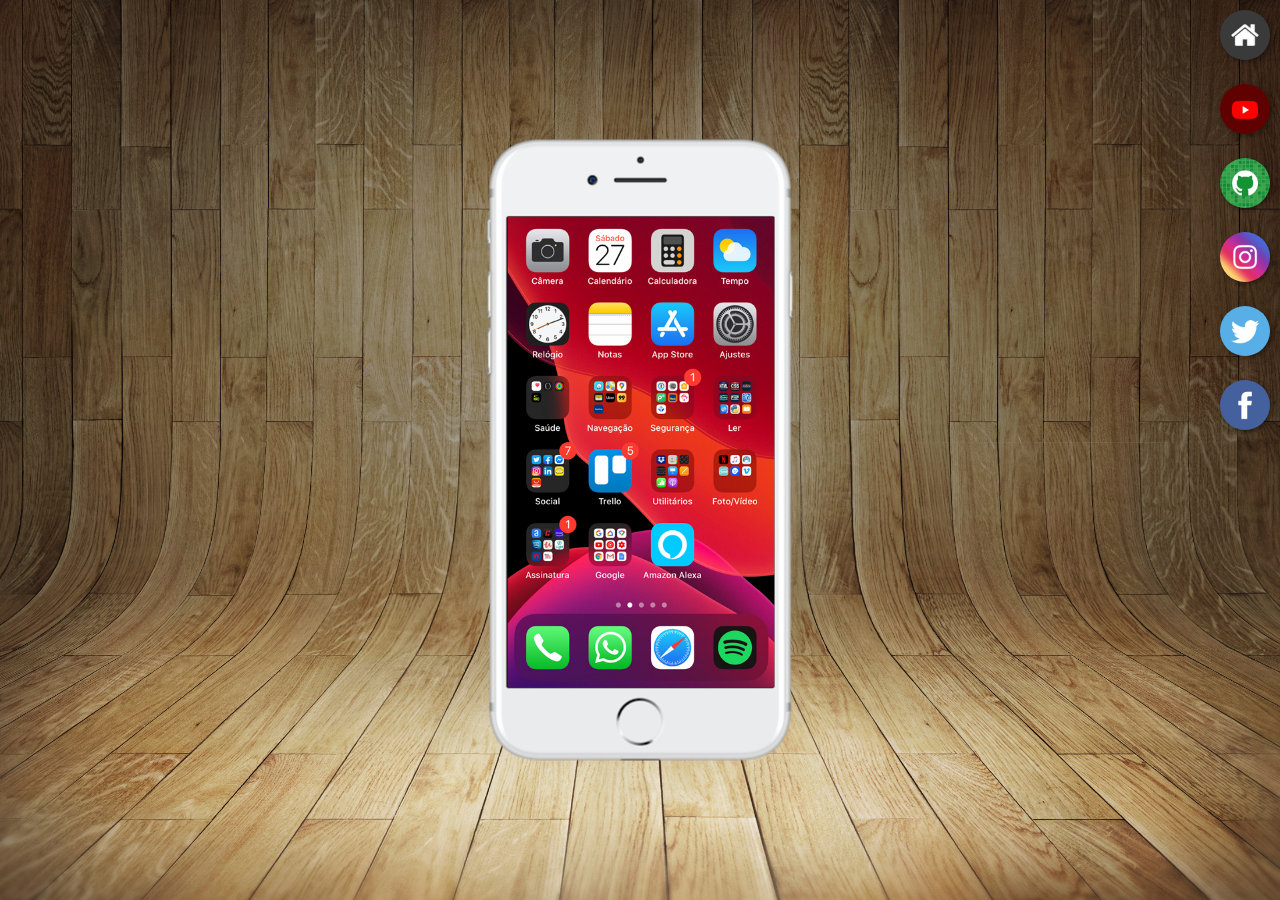
<file: index.html>
<!DOCTYPE html>
<html lang="pt-br">
<head>
    <meta charset="UTF-8">
    <meta http-equiv="X-UA-Compatible" content="IE=edge">
    <meta name="viewport" content="width=device-width, initial-scale=1.0">
    <link rel="shortcut icon" href="imagens/favicon.ico" type="image/x-icon">
    <link rel="stylesheet" href="estilos/style.css">
    <title>Projeto Redes Sociais</title>
</head>
<body>
    <main>
        <section id="telefone">

            <iframe src="home.html" name="tela" id="tela" frameborder="0">Seu navegador não é compatível com isso.</iframe>

        </section>

        <section id="redes-sociais">
            <a href="home.html" target="tela"><img src="imagens/logo-home.jpg" alt="home"></a>  <br>

            <a href="youtube.html" target="tela"><img src="imagens/logo-youtube.jpg" alt="youtube"></a> <br>

            <a href="github.html" target="tela"><img src="imagens/logo-github.jpg" alt="github"></a> <br>

            <a href="instagram.html" target="tela"><img src="imagens/logo-instagram.jpg" alt="instagram"></a> <br>

            <a href="twiter.html" target="tela"><img src="imagens/logo-twitter.jpg" alt="twiter"></a> <br>

            <a href="face.html" target="tela"><img src="imagens/logo-facebook.jpg" alt="facebook"></a>


        </section>
        
    </main>
    
</body>
</html>
</file>
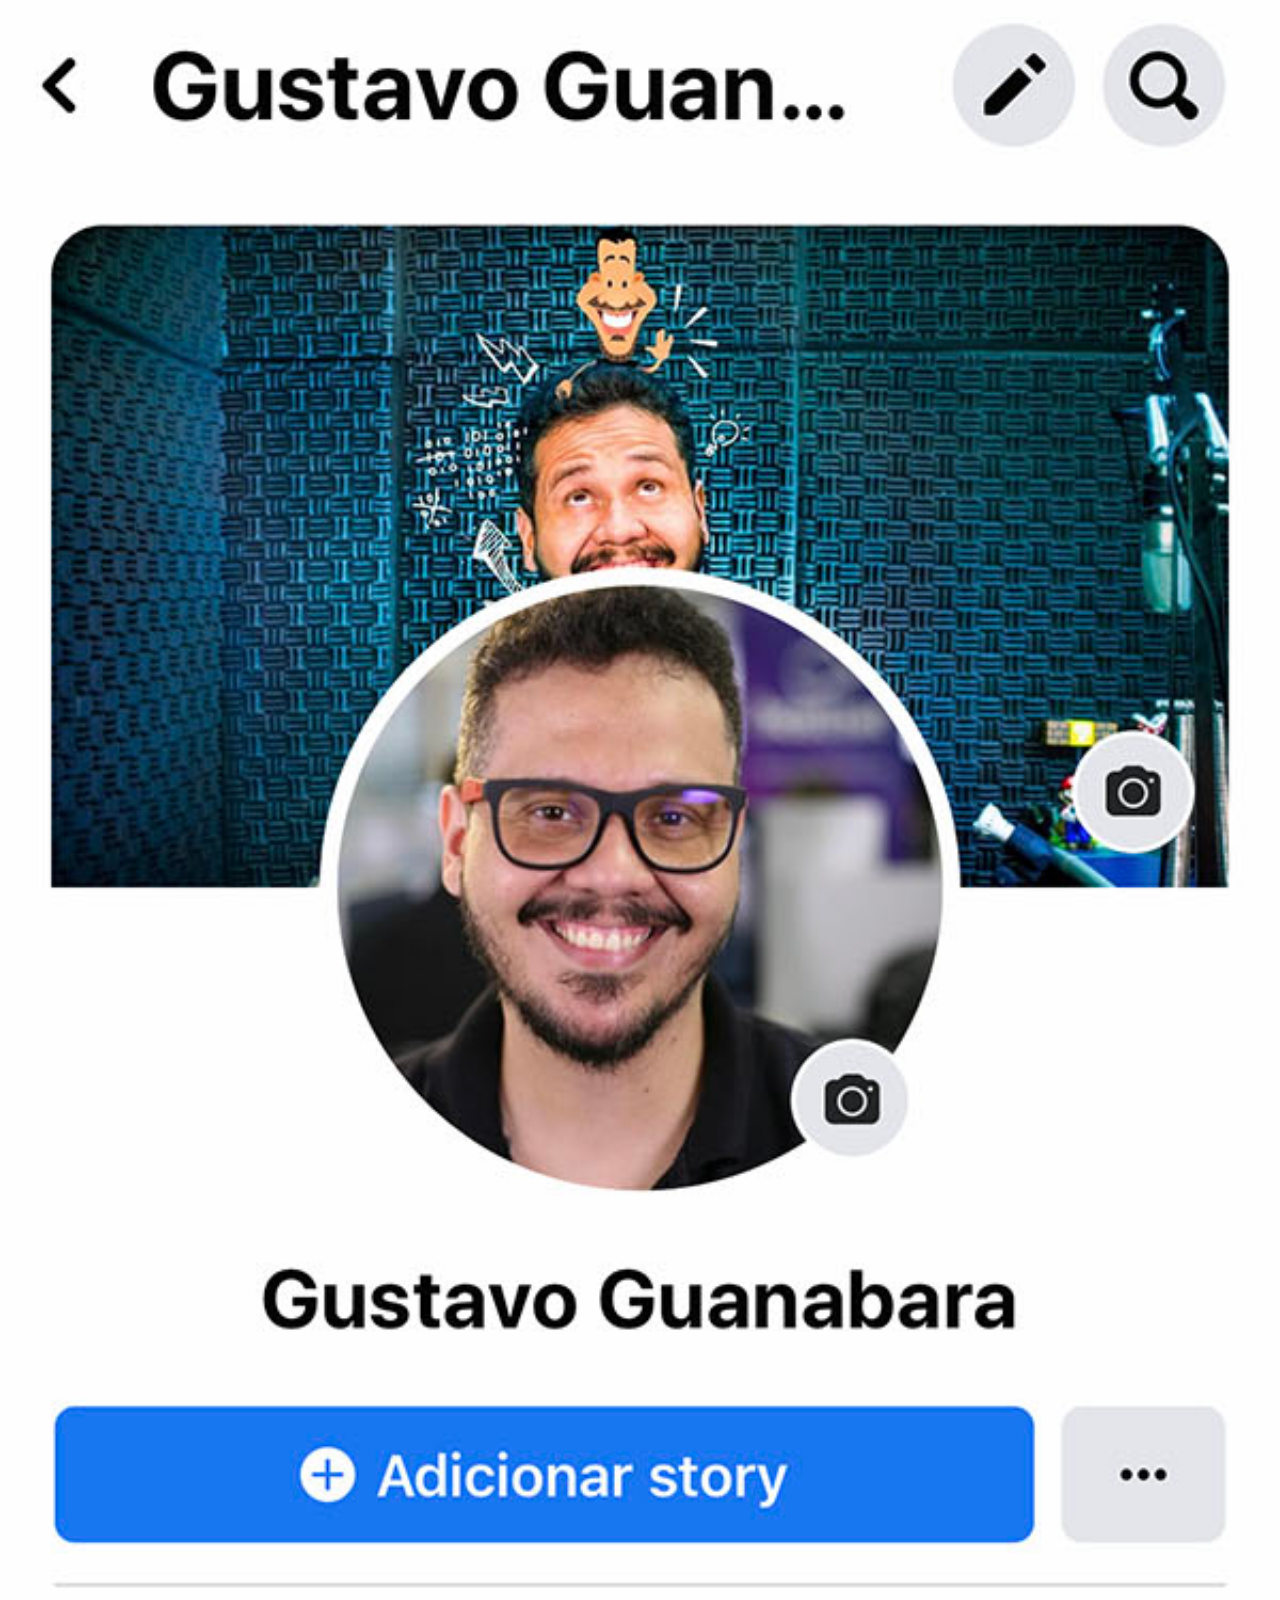
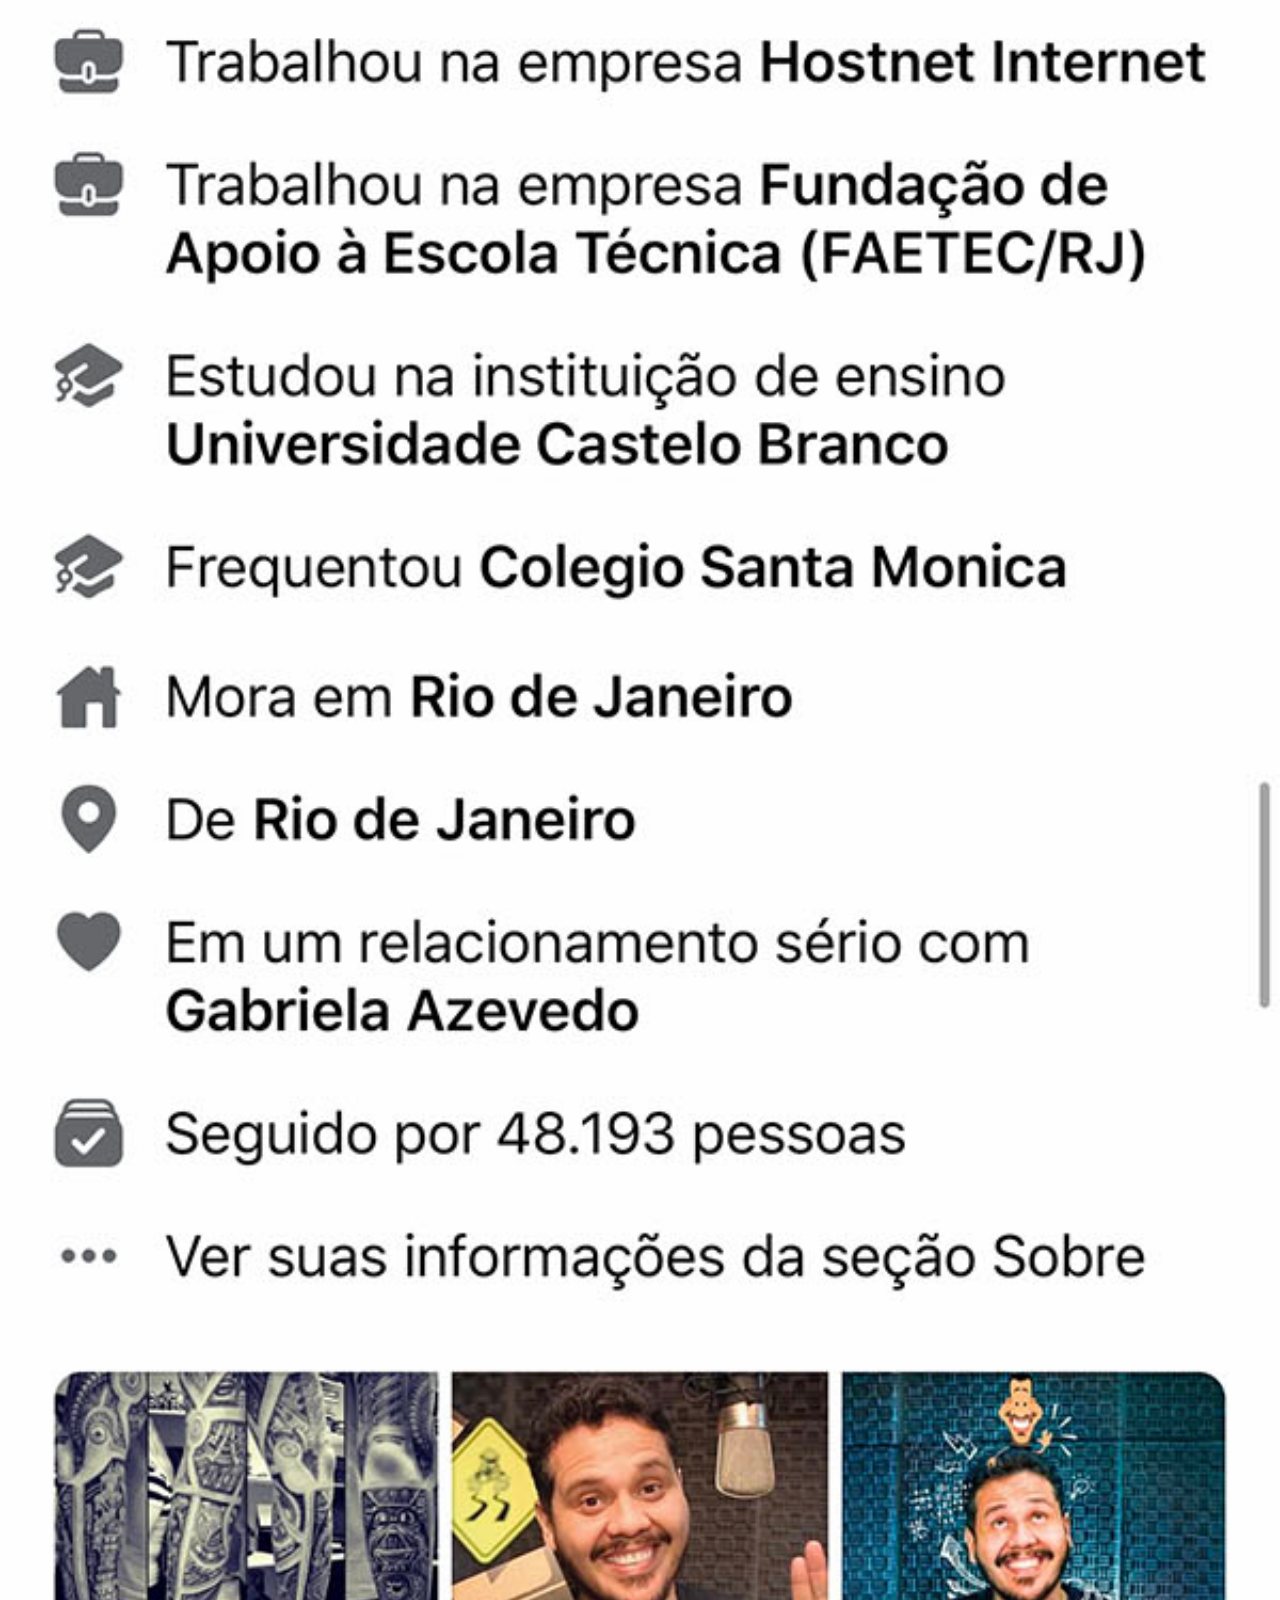
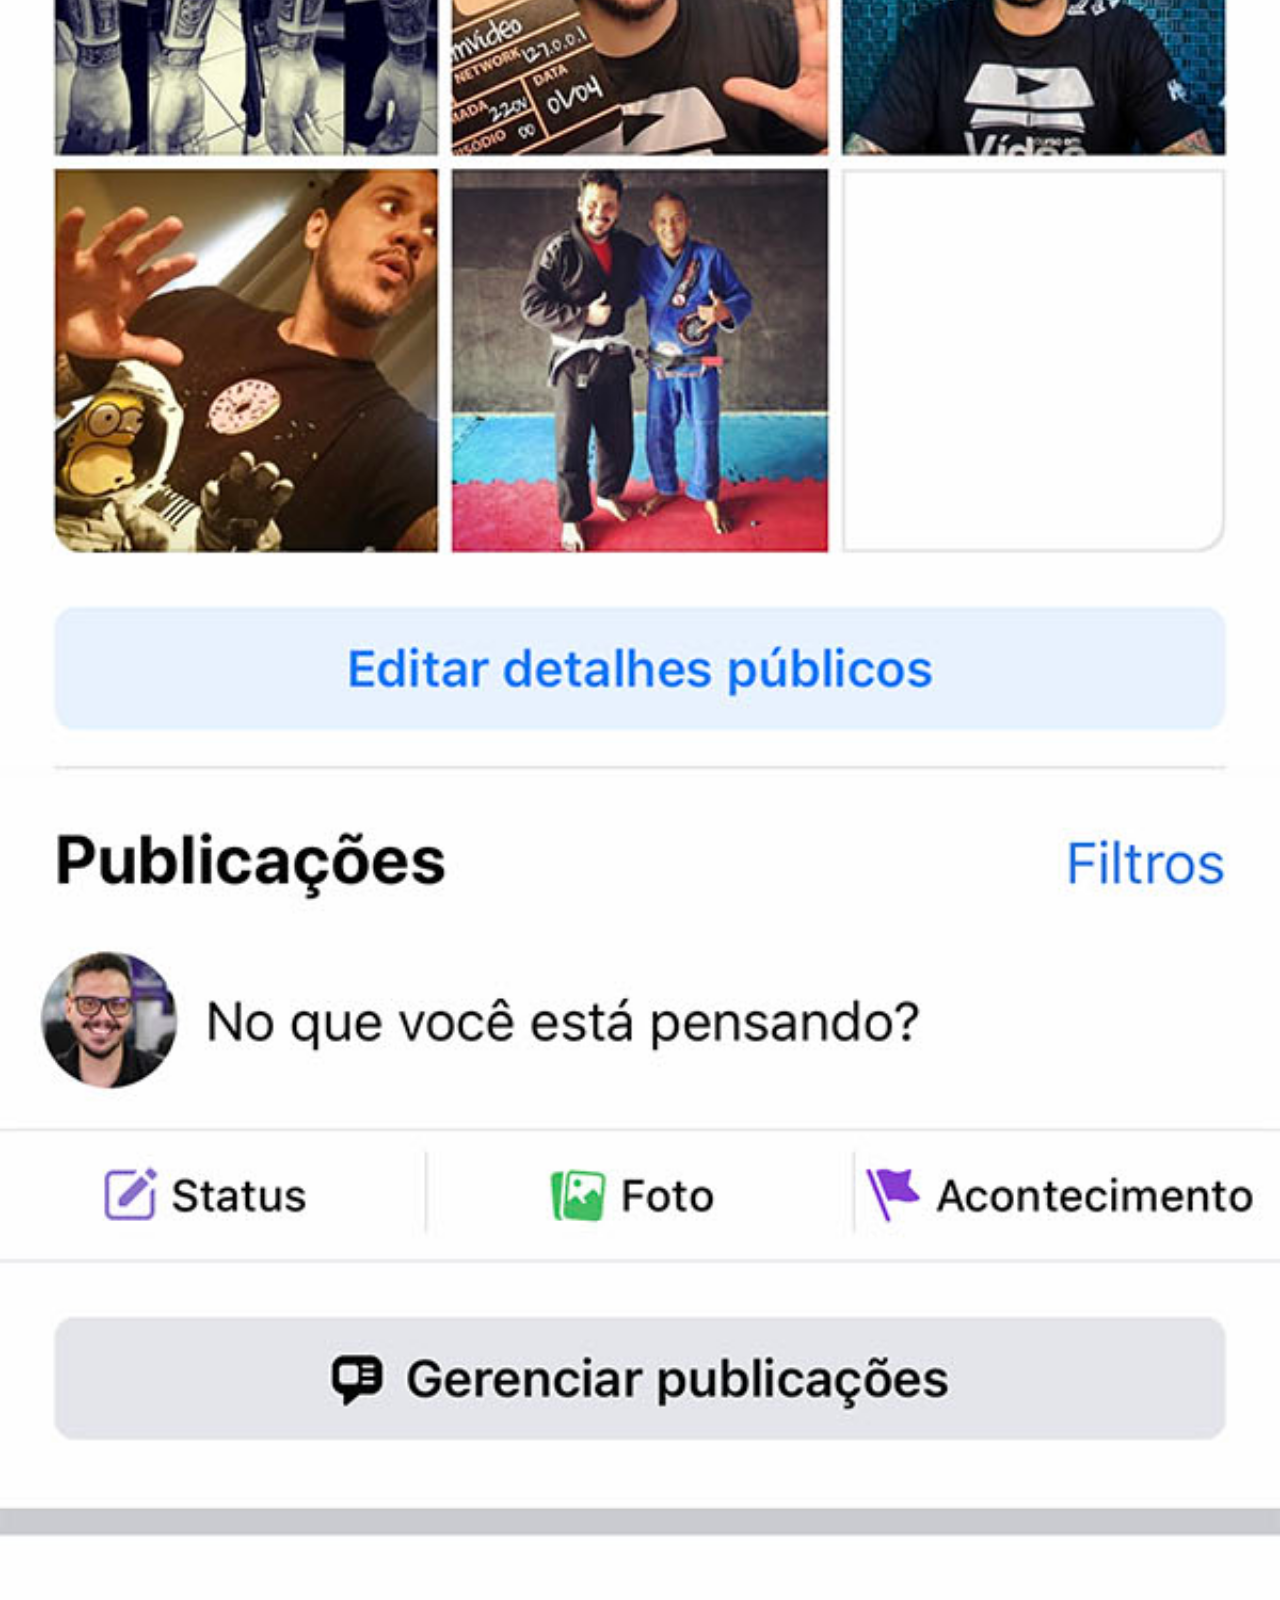
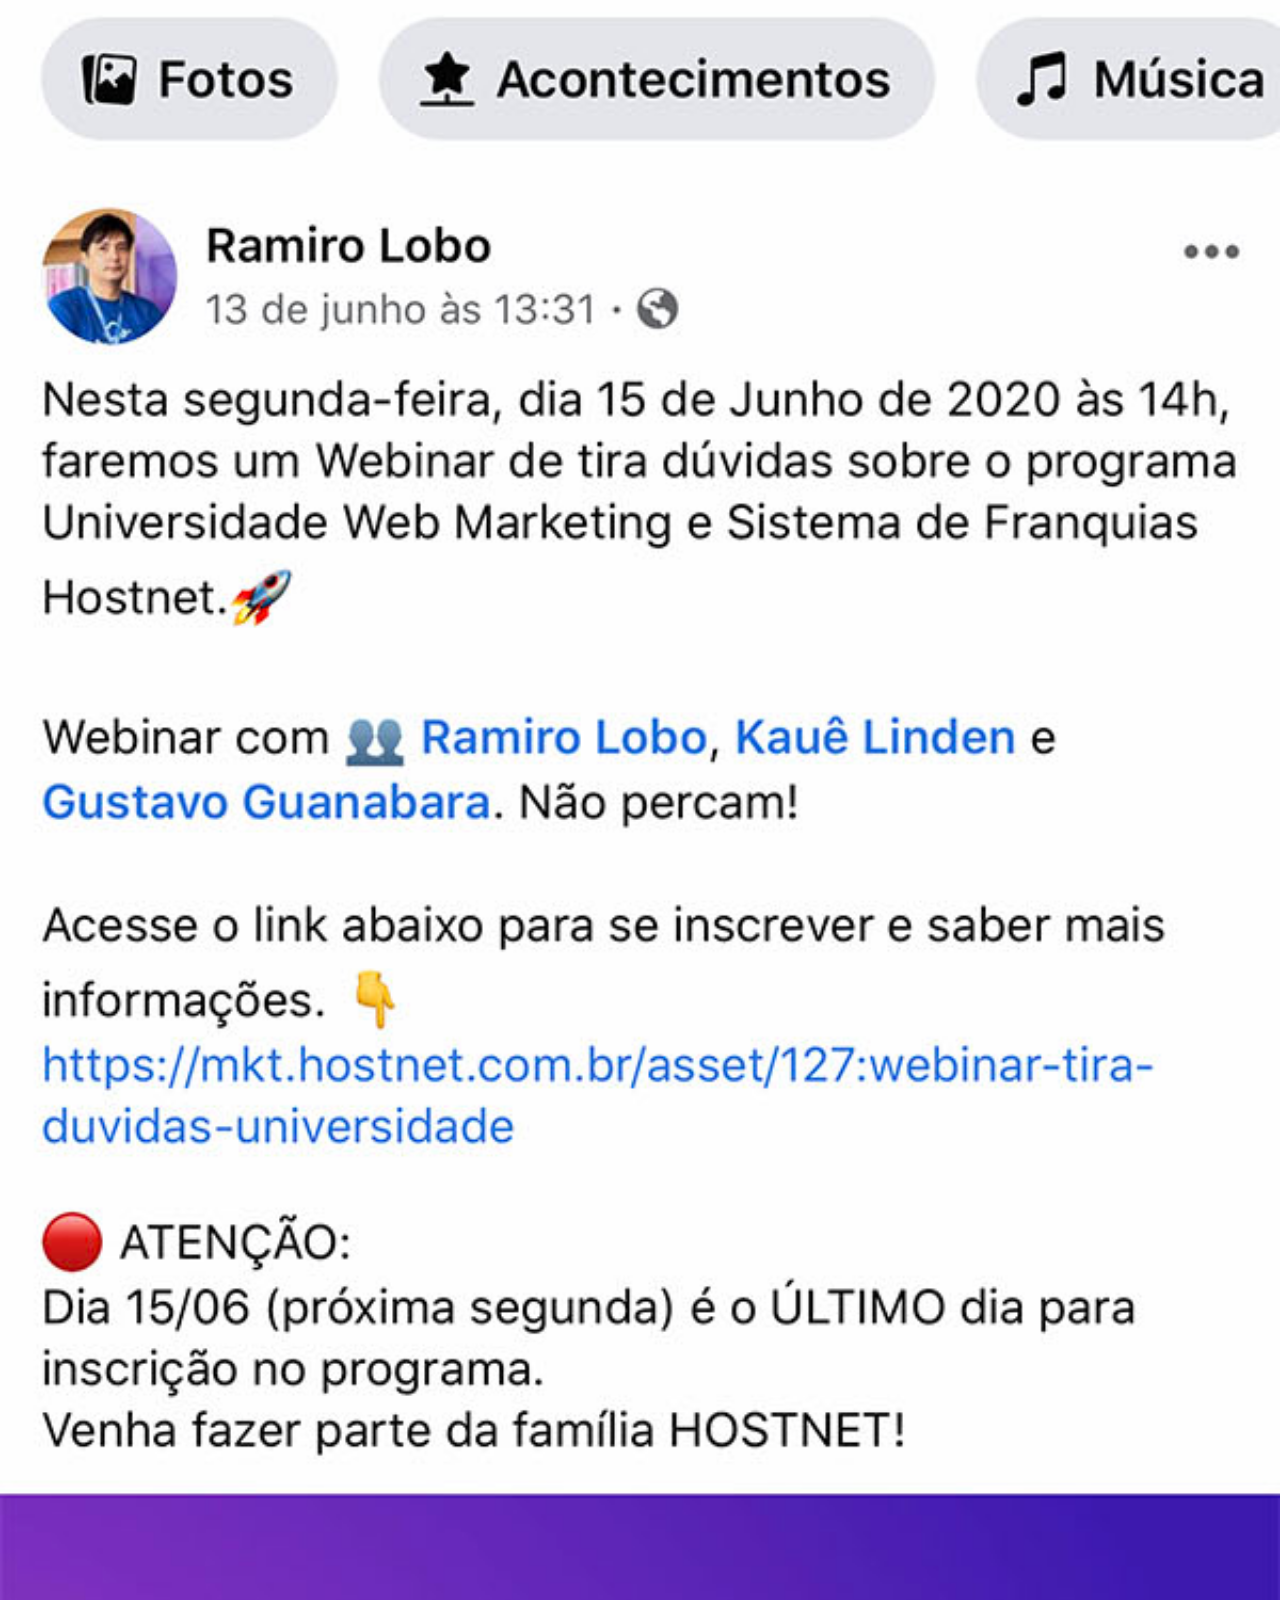
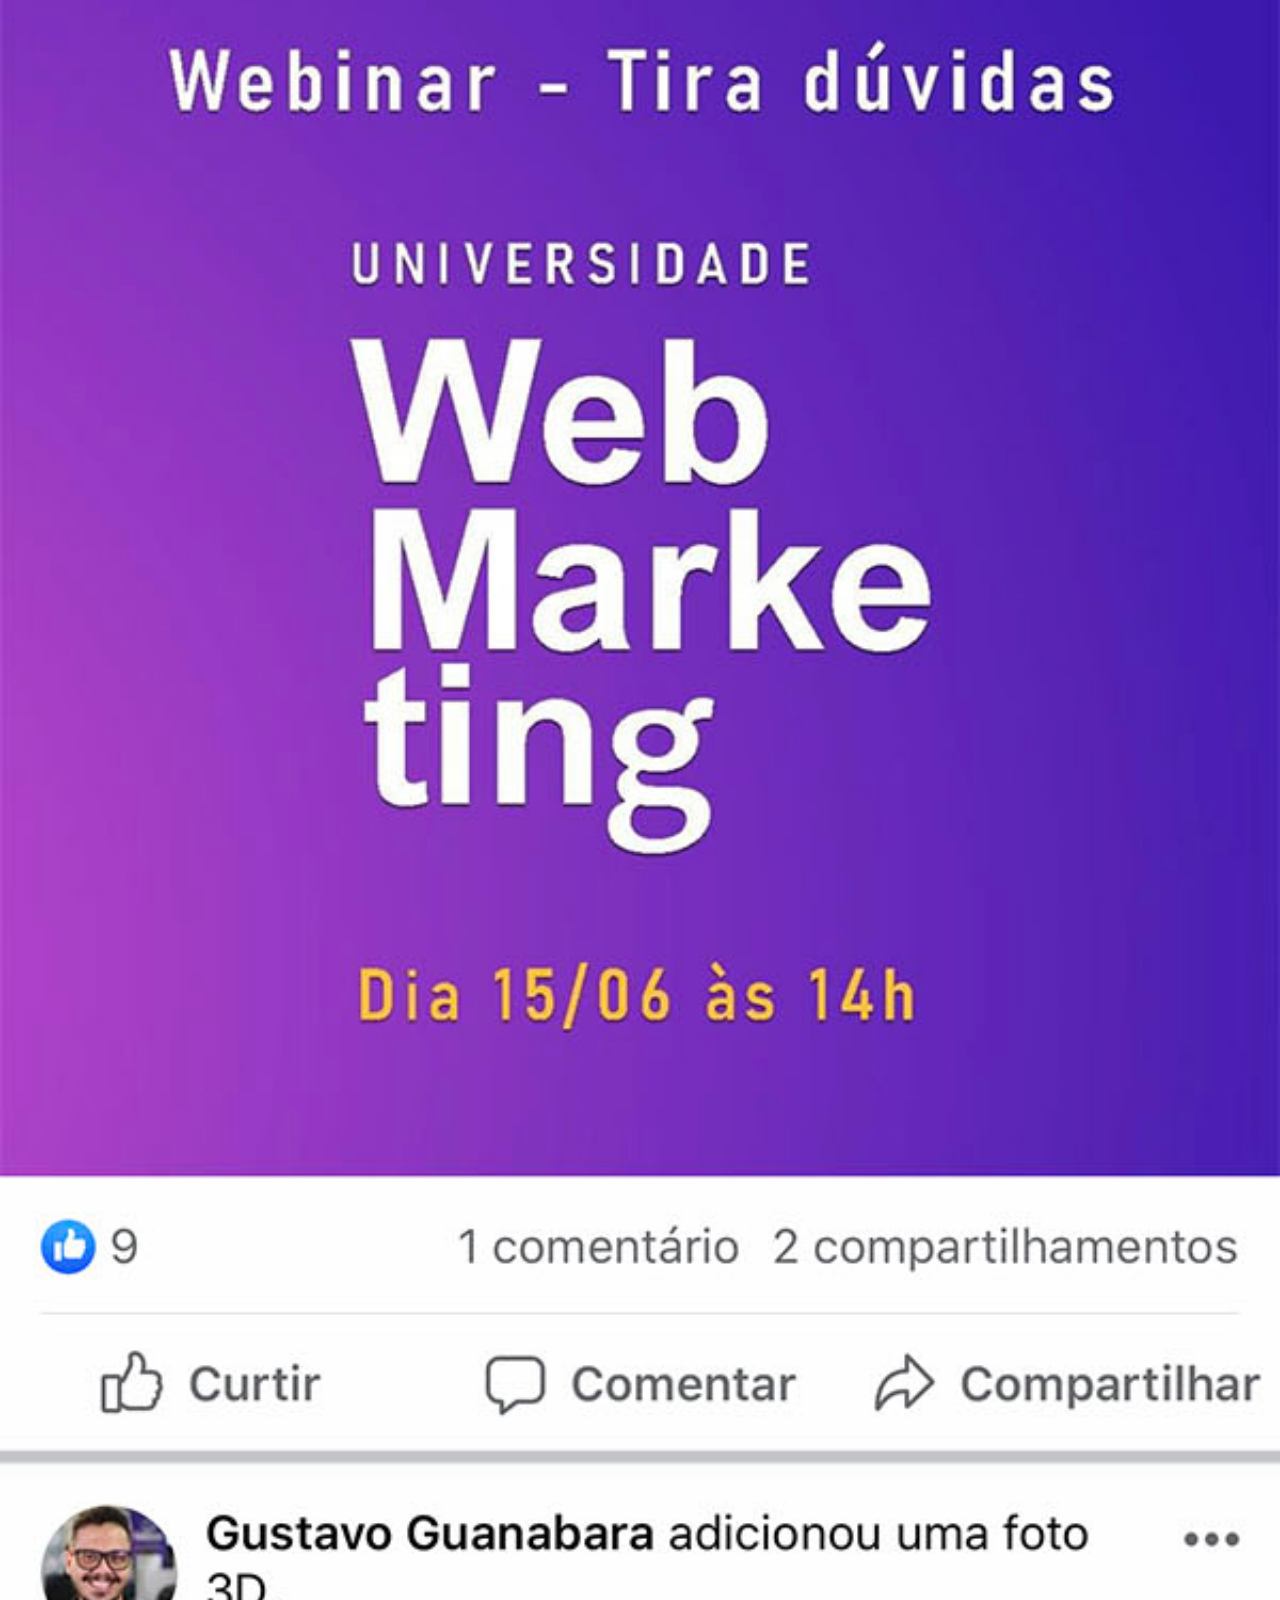
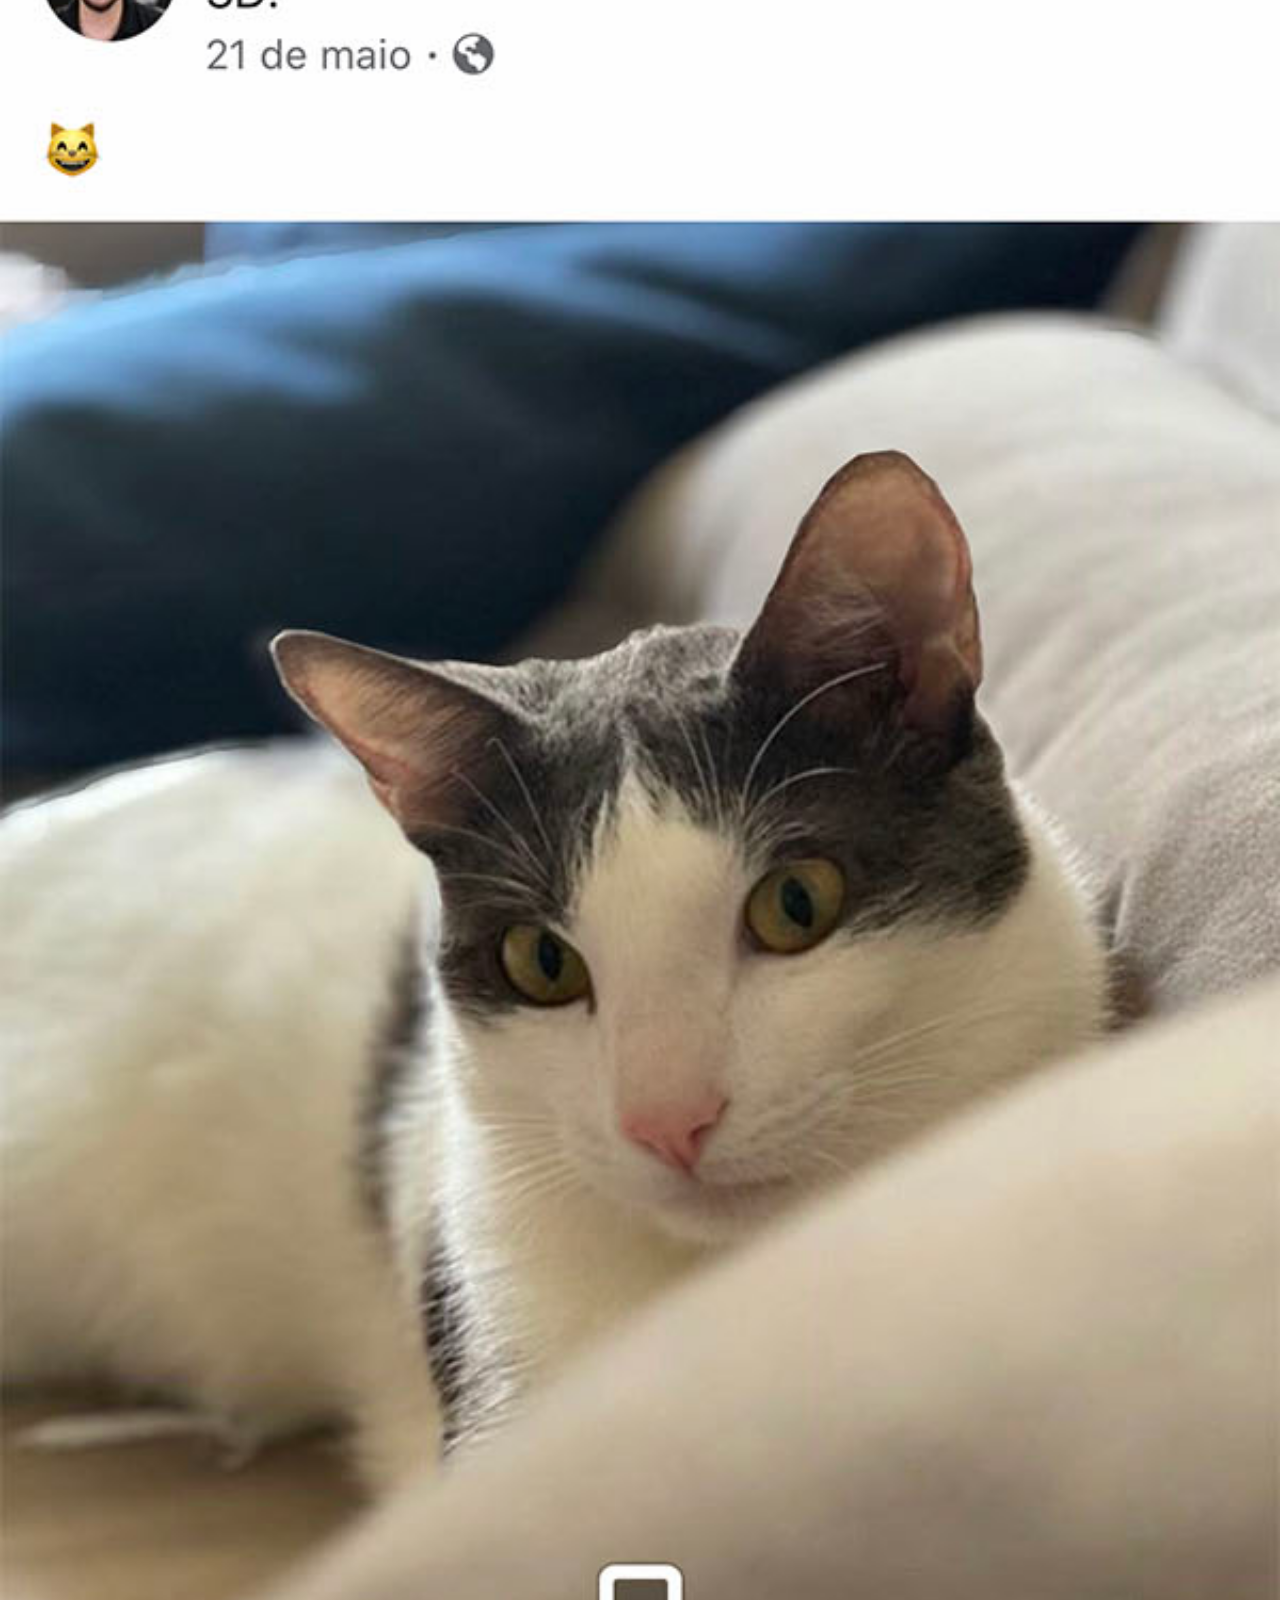
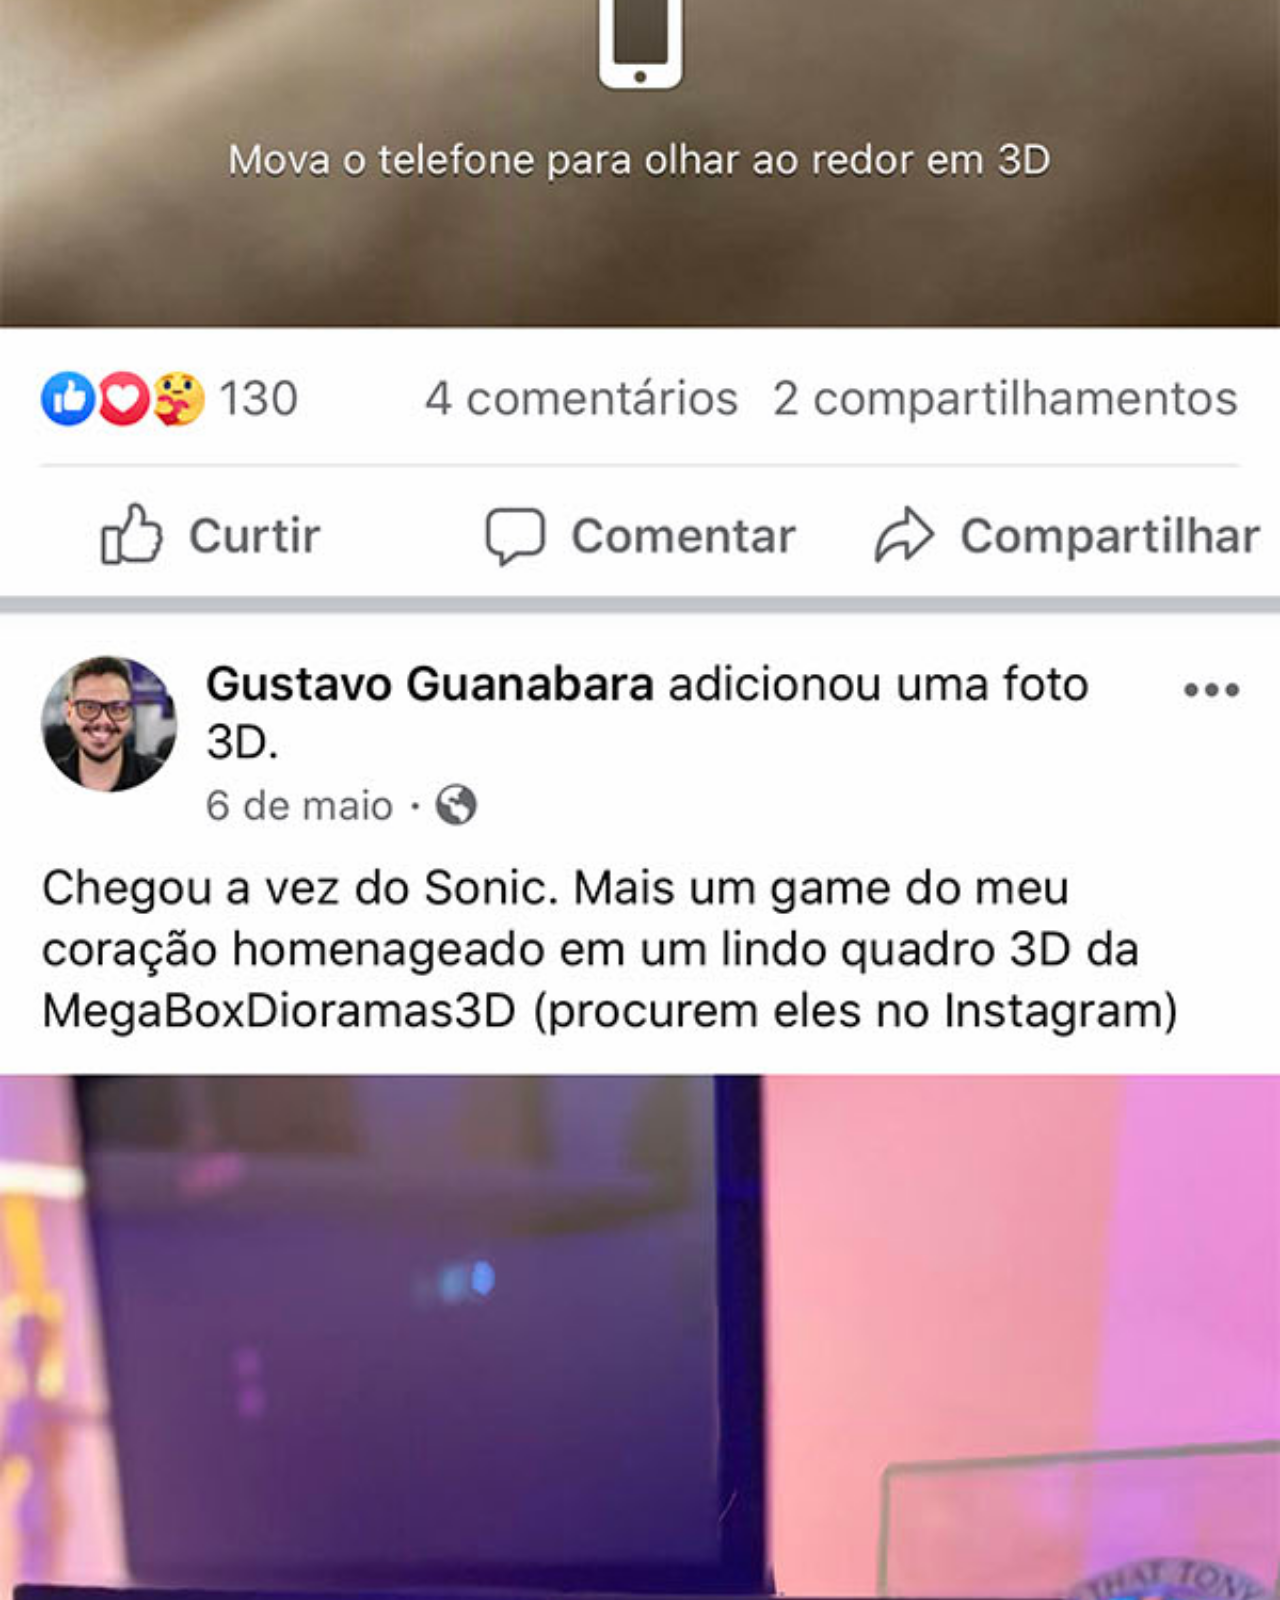
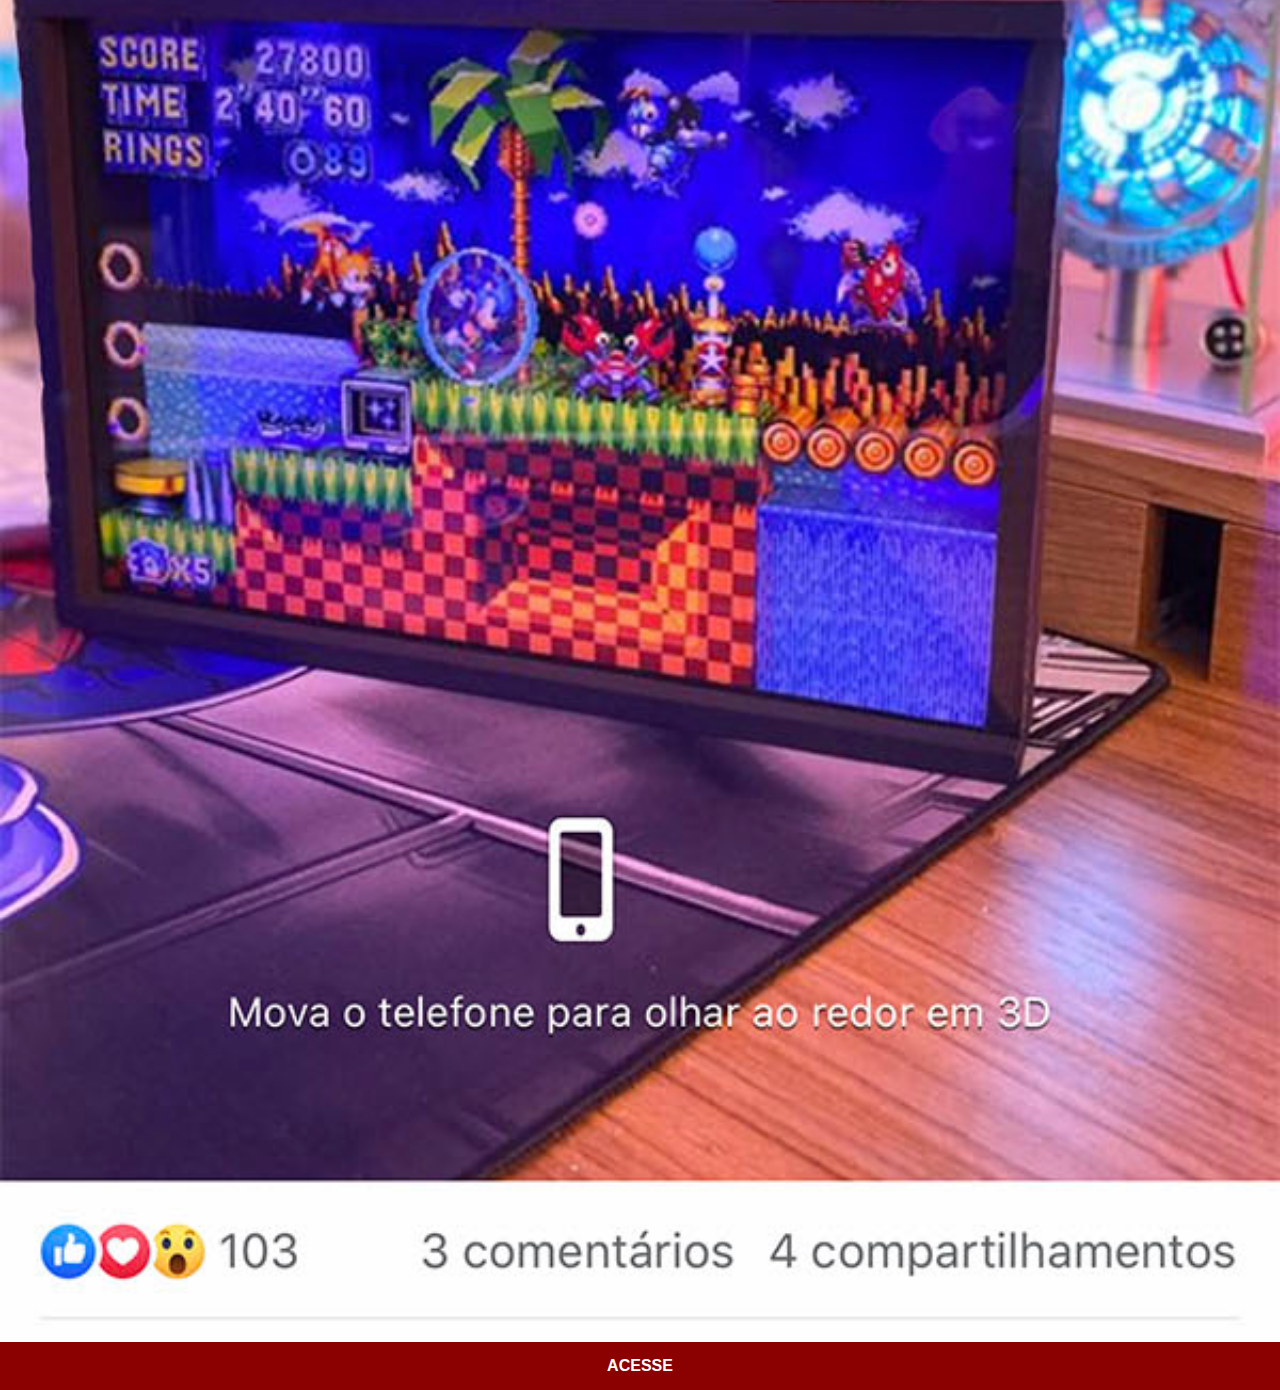
<file: face.html>
<!DOCTYPE html>
<html lang="pt-br">
<head>
    <meta charset="UTF-8">
    <meta http-equiv="X-UA-Compatible" content="IE=edge">
    <meta name="viewport" content="width=device-width, initial-scale=1.0">
    <link rel="stylesheet" href="estilos/social.css">
    <title>Facebook</title>
</head>
<body>
    <img src="imagens/tela-facebook.jpg" alt="facebook">
    <a href="https://pt-br.facebook.com/gustavoguanabara/" target="_blank">ACESSE</a>
</body>
</html>
</file>
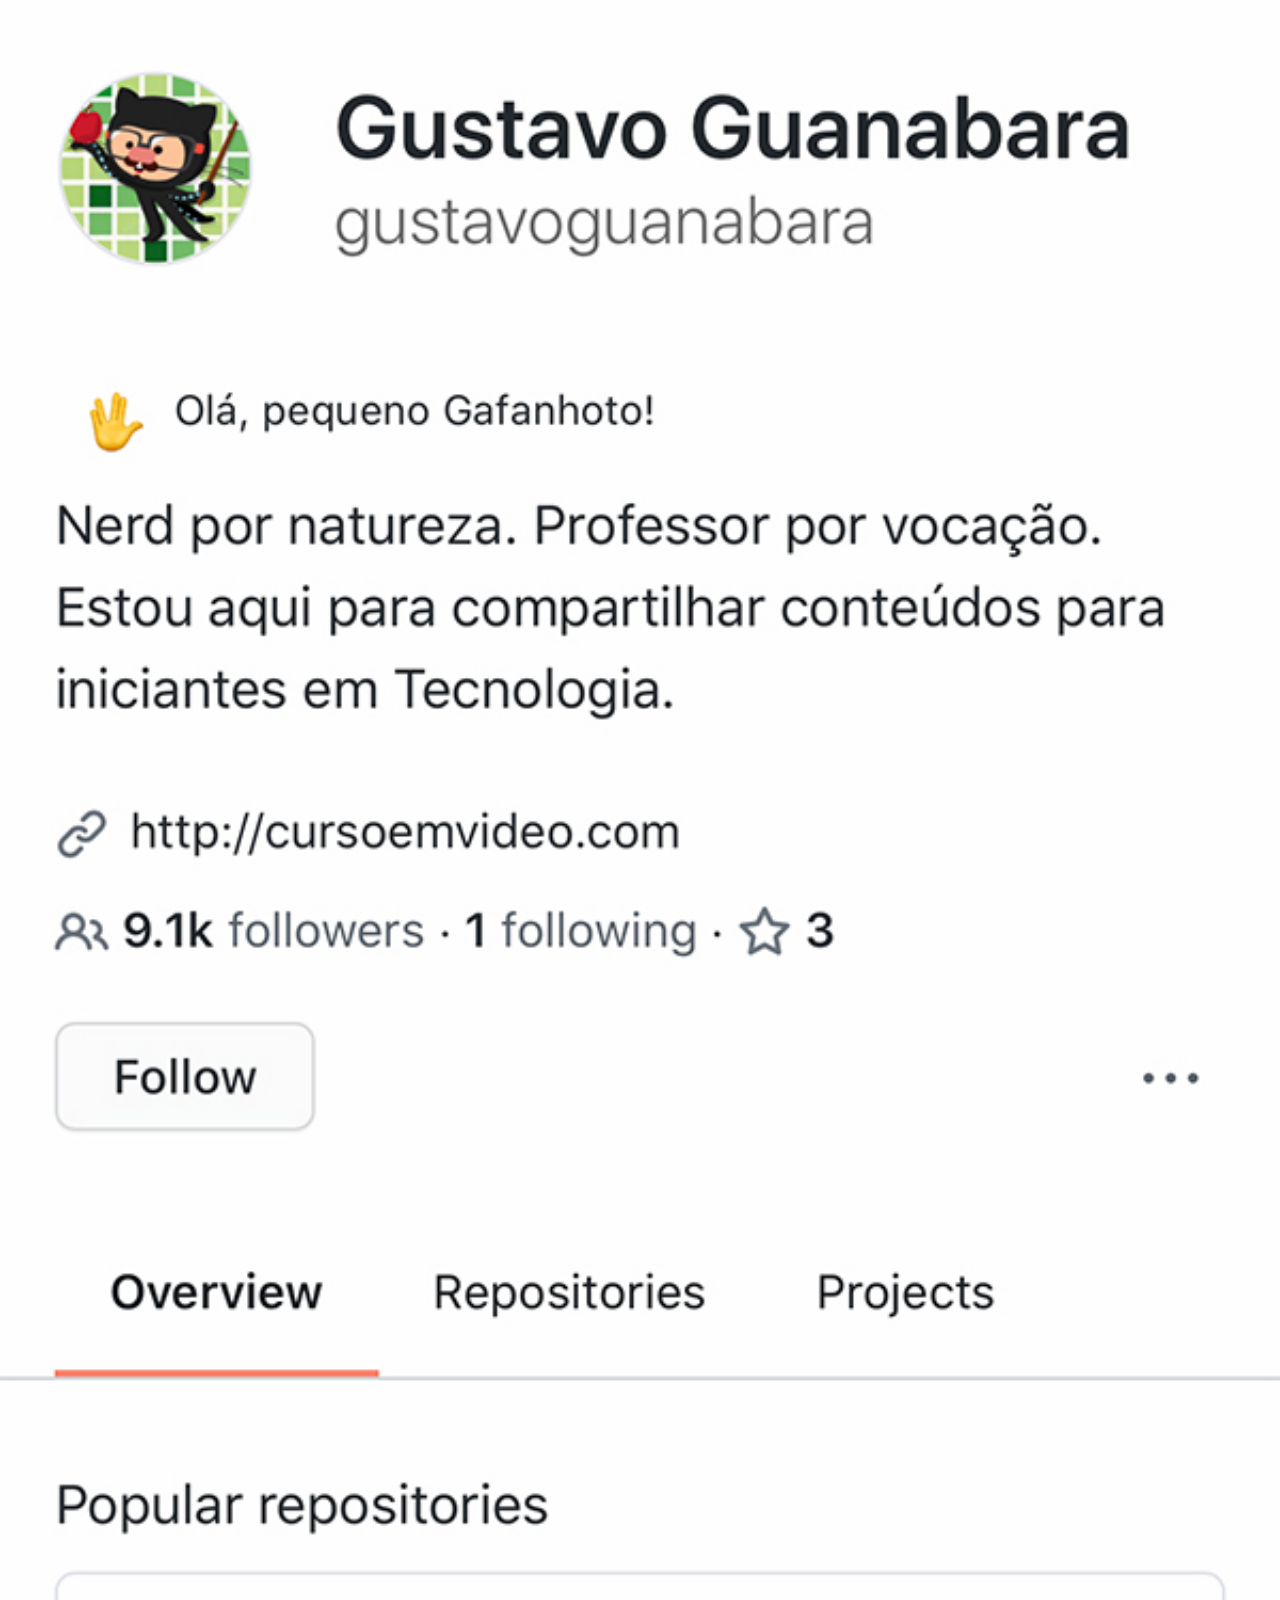
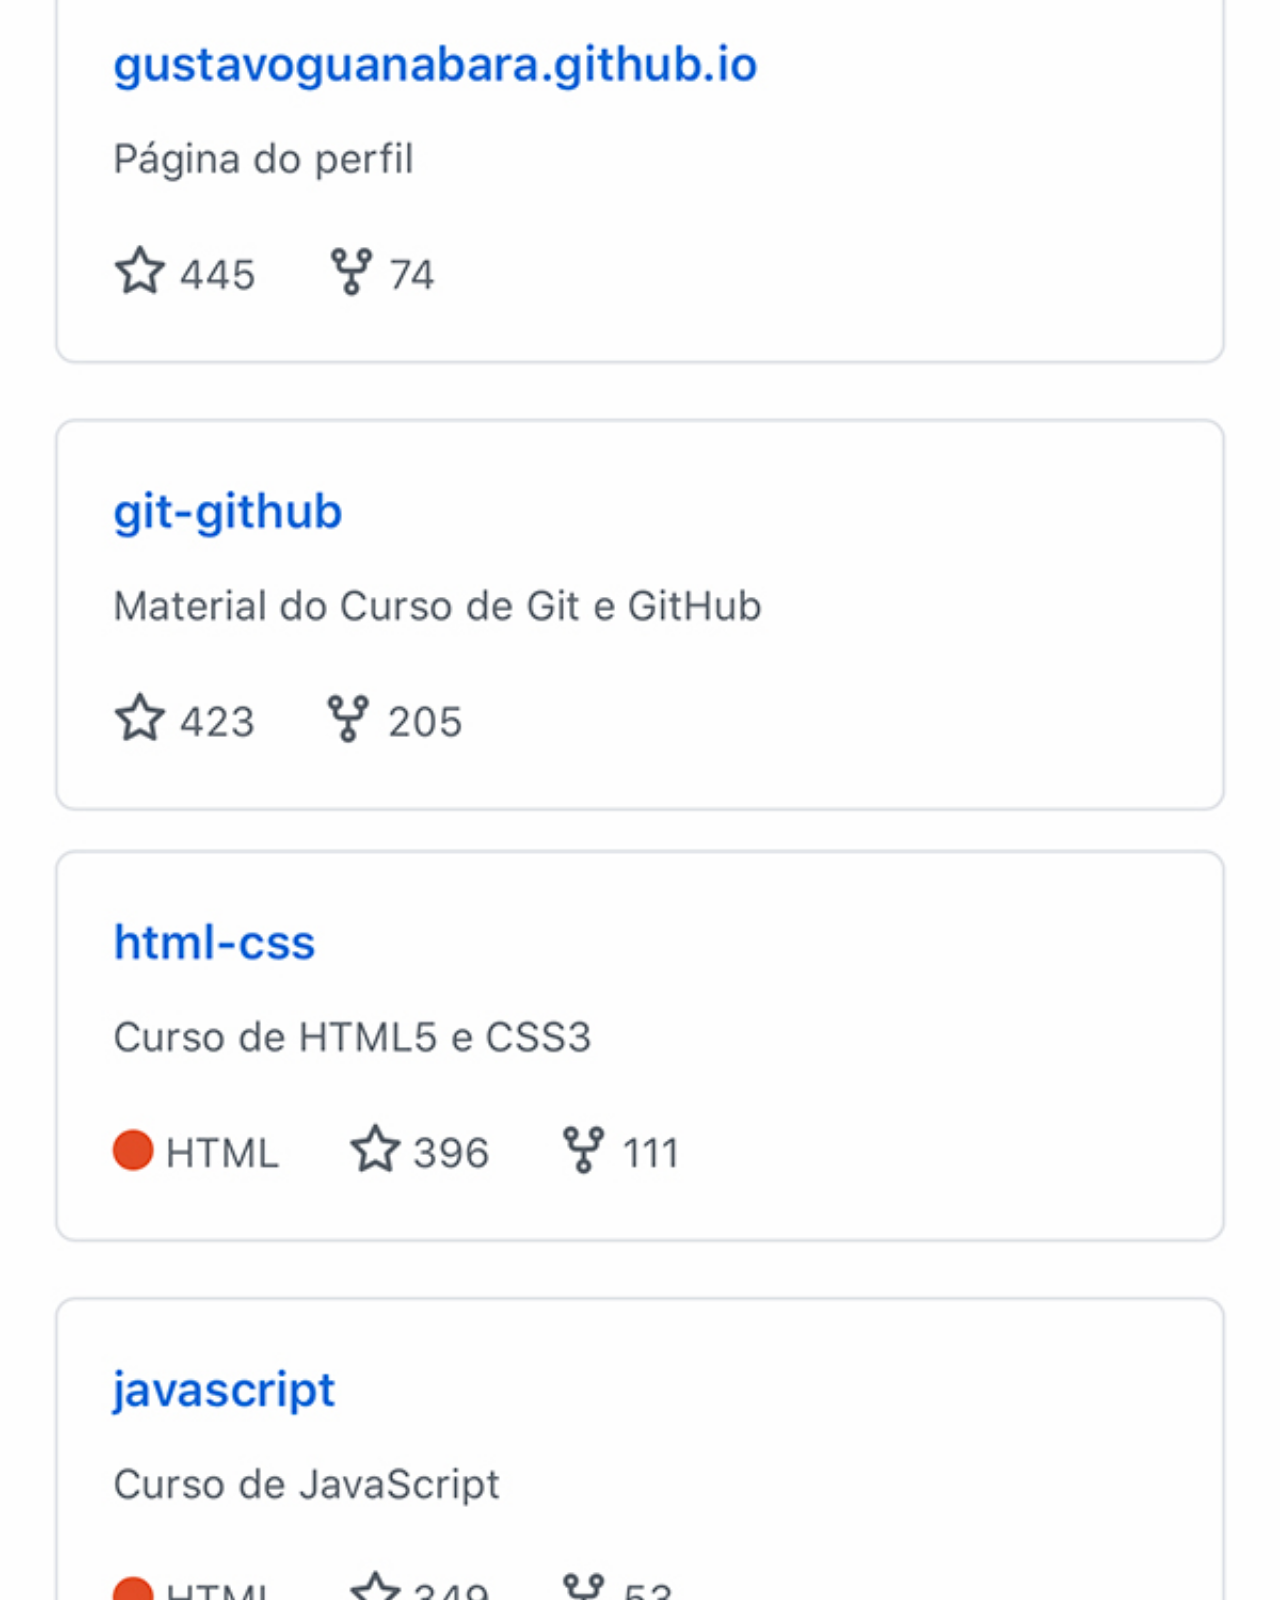
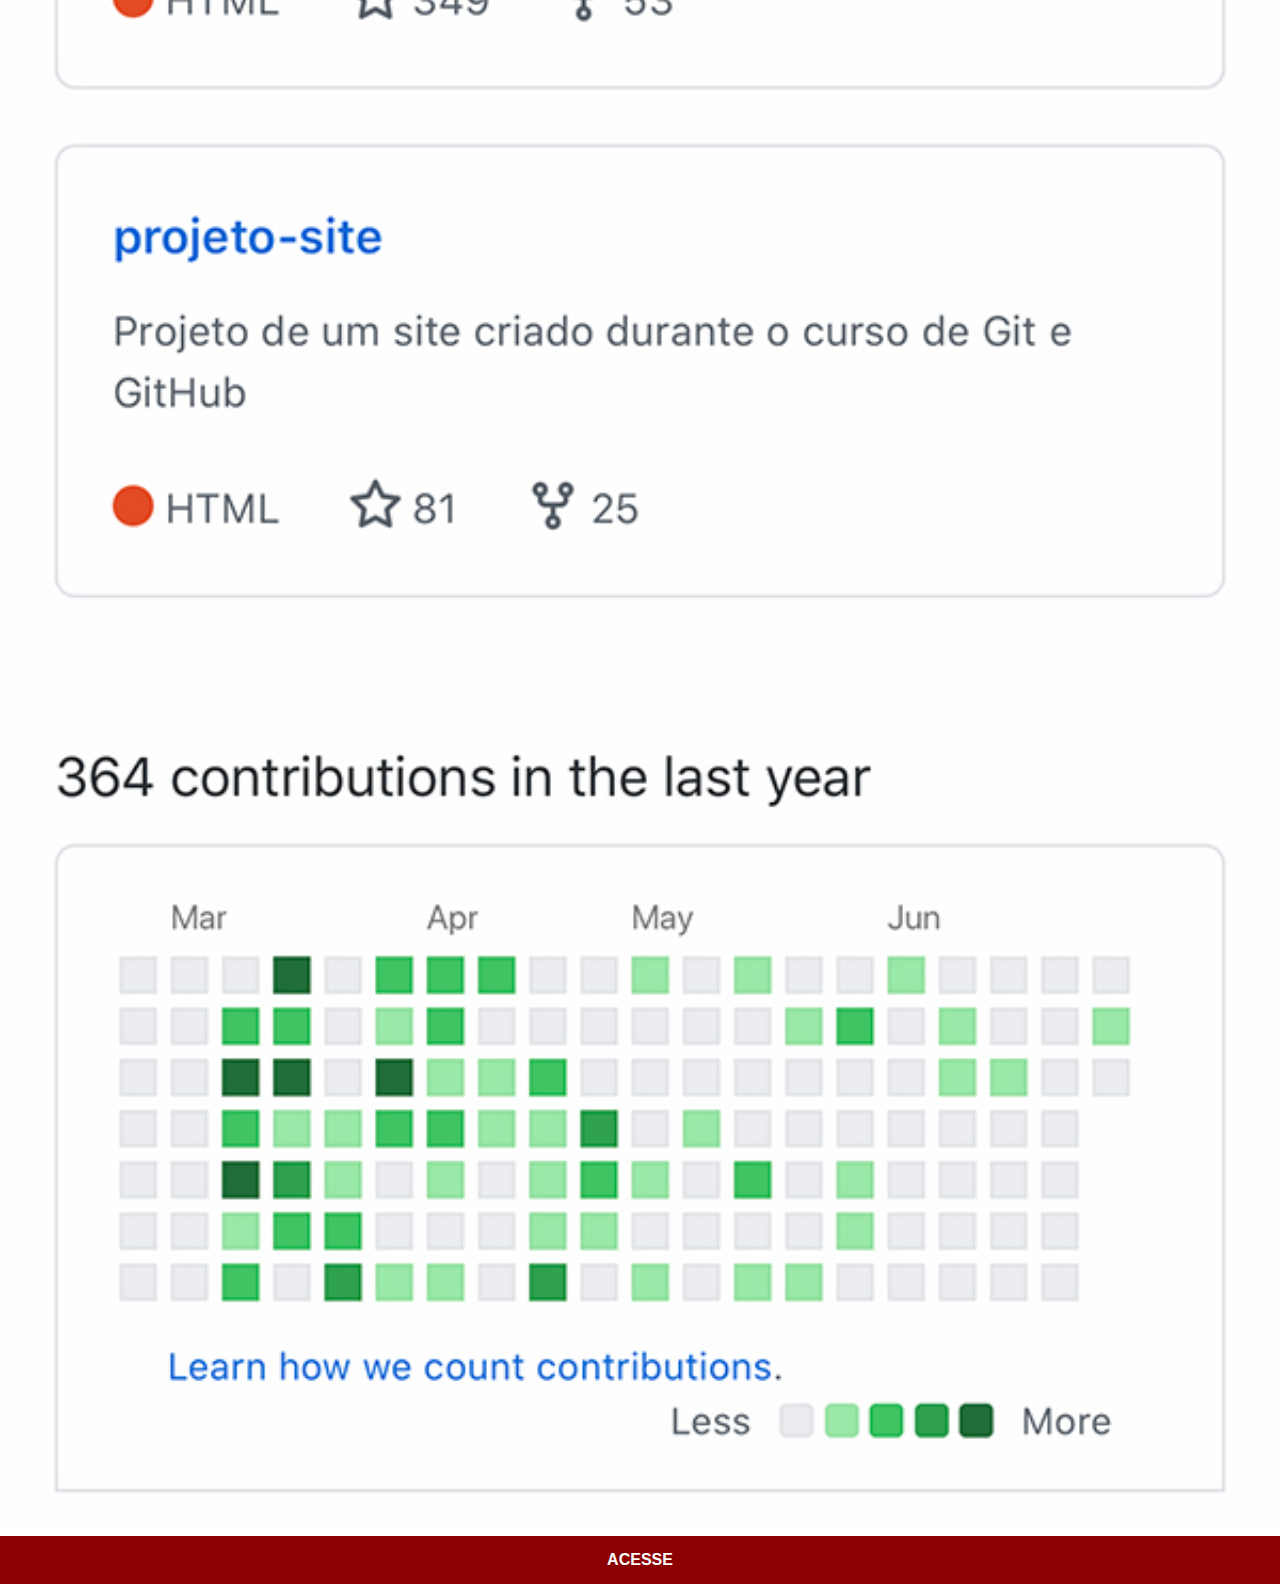
<file: github.html>
<!DOCTYPE html>
<html lang="pt-br">
<head>
    <meta charset="UTF-8">
    <meta http-equiv="X-UA-Compatible" content="IE=edge">
    <meta name="viewport" content="width=device-width, initial-scale=1.0">
    <link rel="stylesheet" href="estilos/social.css">
    <title>Github</title>
</head>
<body>
    <img src="imagens/tela-github.jpg" alt="Github">
    <a href="https://github.com/gustavoguanabara" target="_blank">ACESSE</a>

    
</body>
</html>
</file>
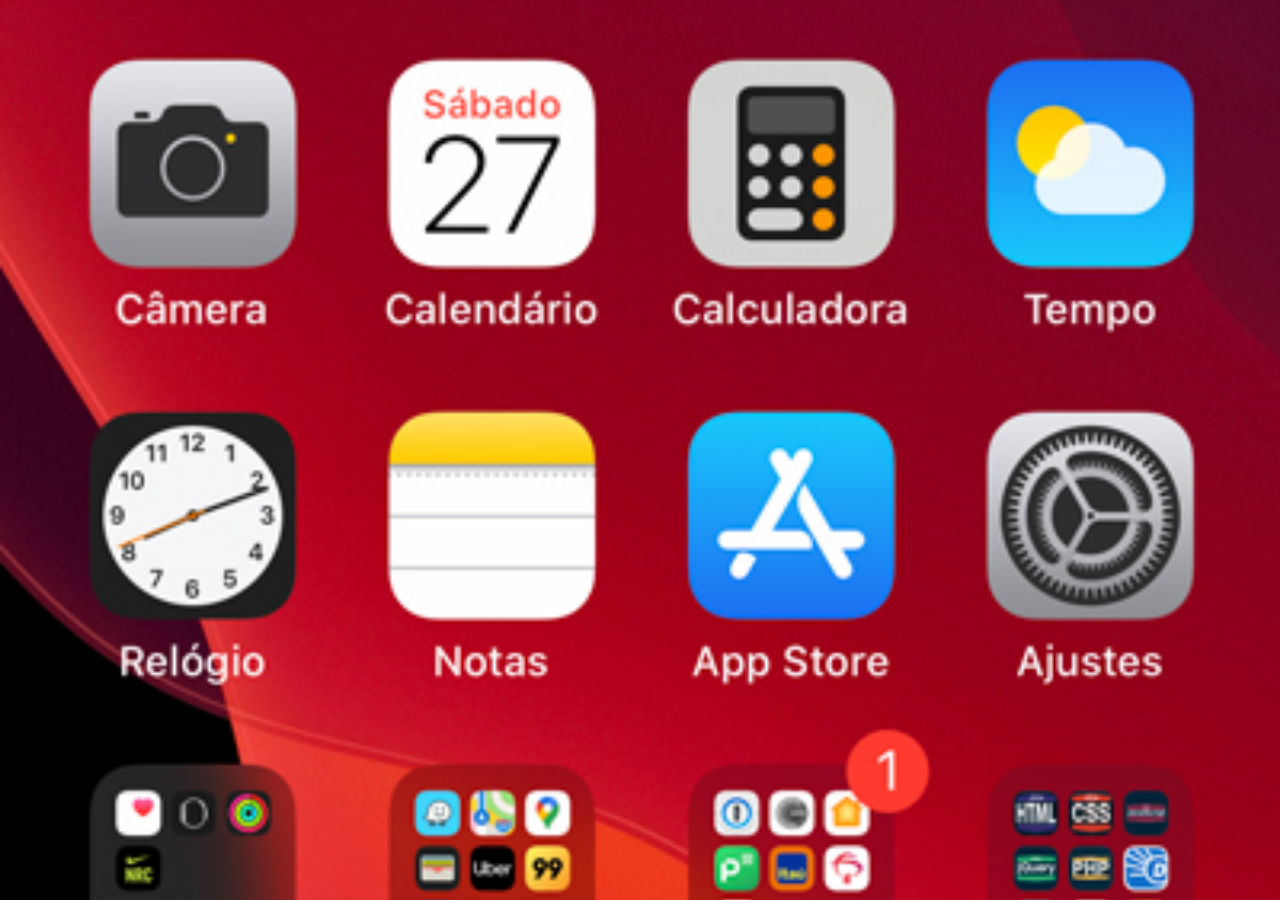
<file: home.html>
<!DOCTYPE html>
<html lang="pt-br">
<head>
    <meta charset="UTF-8">
    <meta http-equiv="X-UA-Compatible" content="IE=edge">
    <meta name="viewport" content="width=device-width, initial-scale=1.0">
    <title>Home</title>
</head>
<style>
    * {
        padding: 0px;
        margin: 0px;
    }

    body {
        width: 100vw;
        height: 100vh;
        background: black url(imagens/tela-home.jpg) no-repeat top center;
        background-size: cover;

    }
</style>
<body>
    
</body>
</html>
</file>
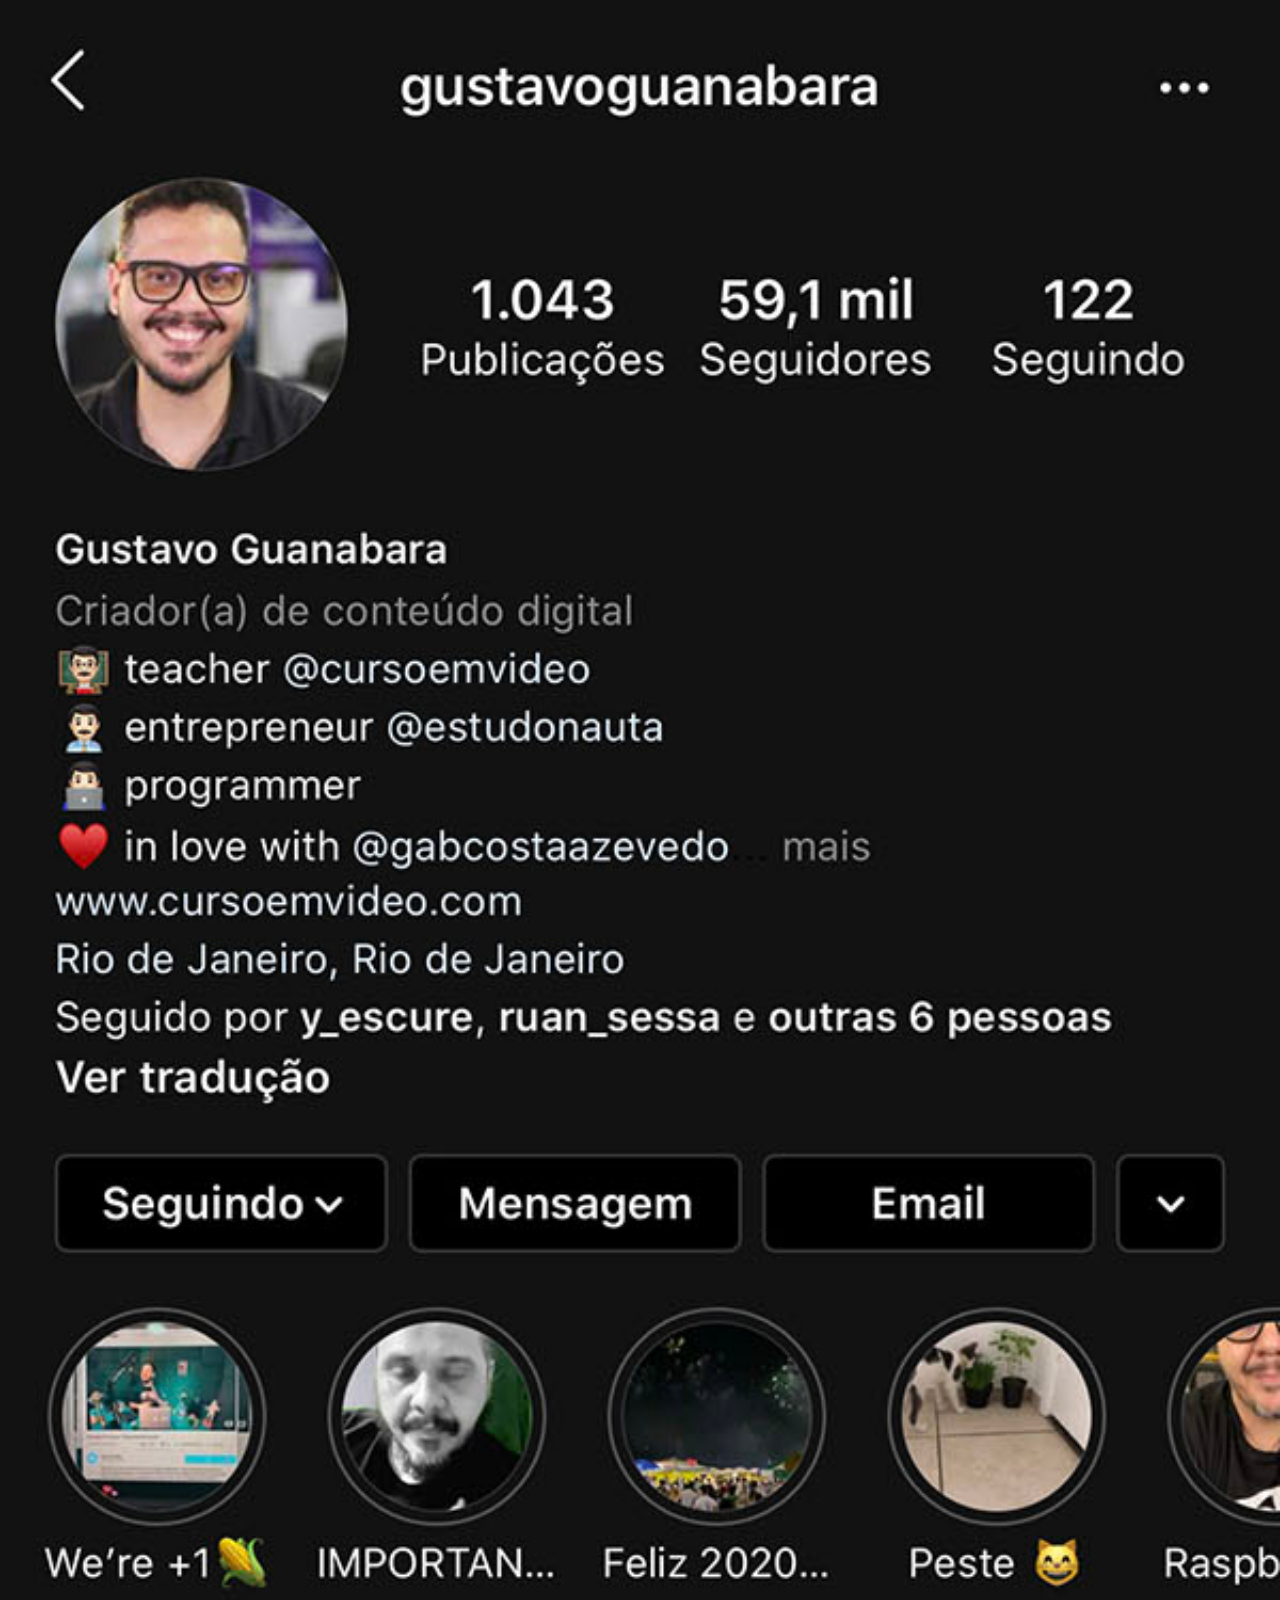
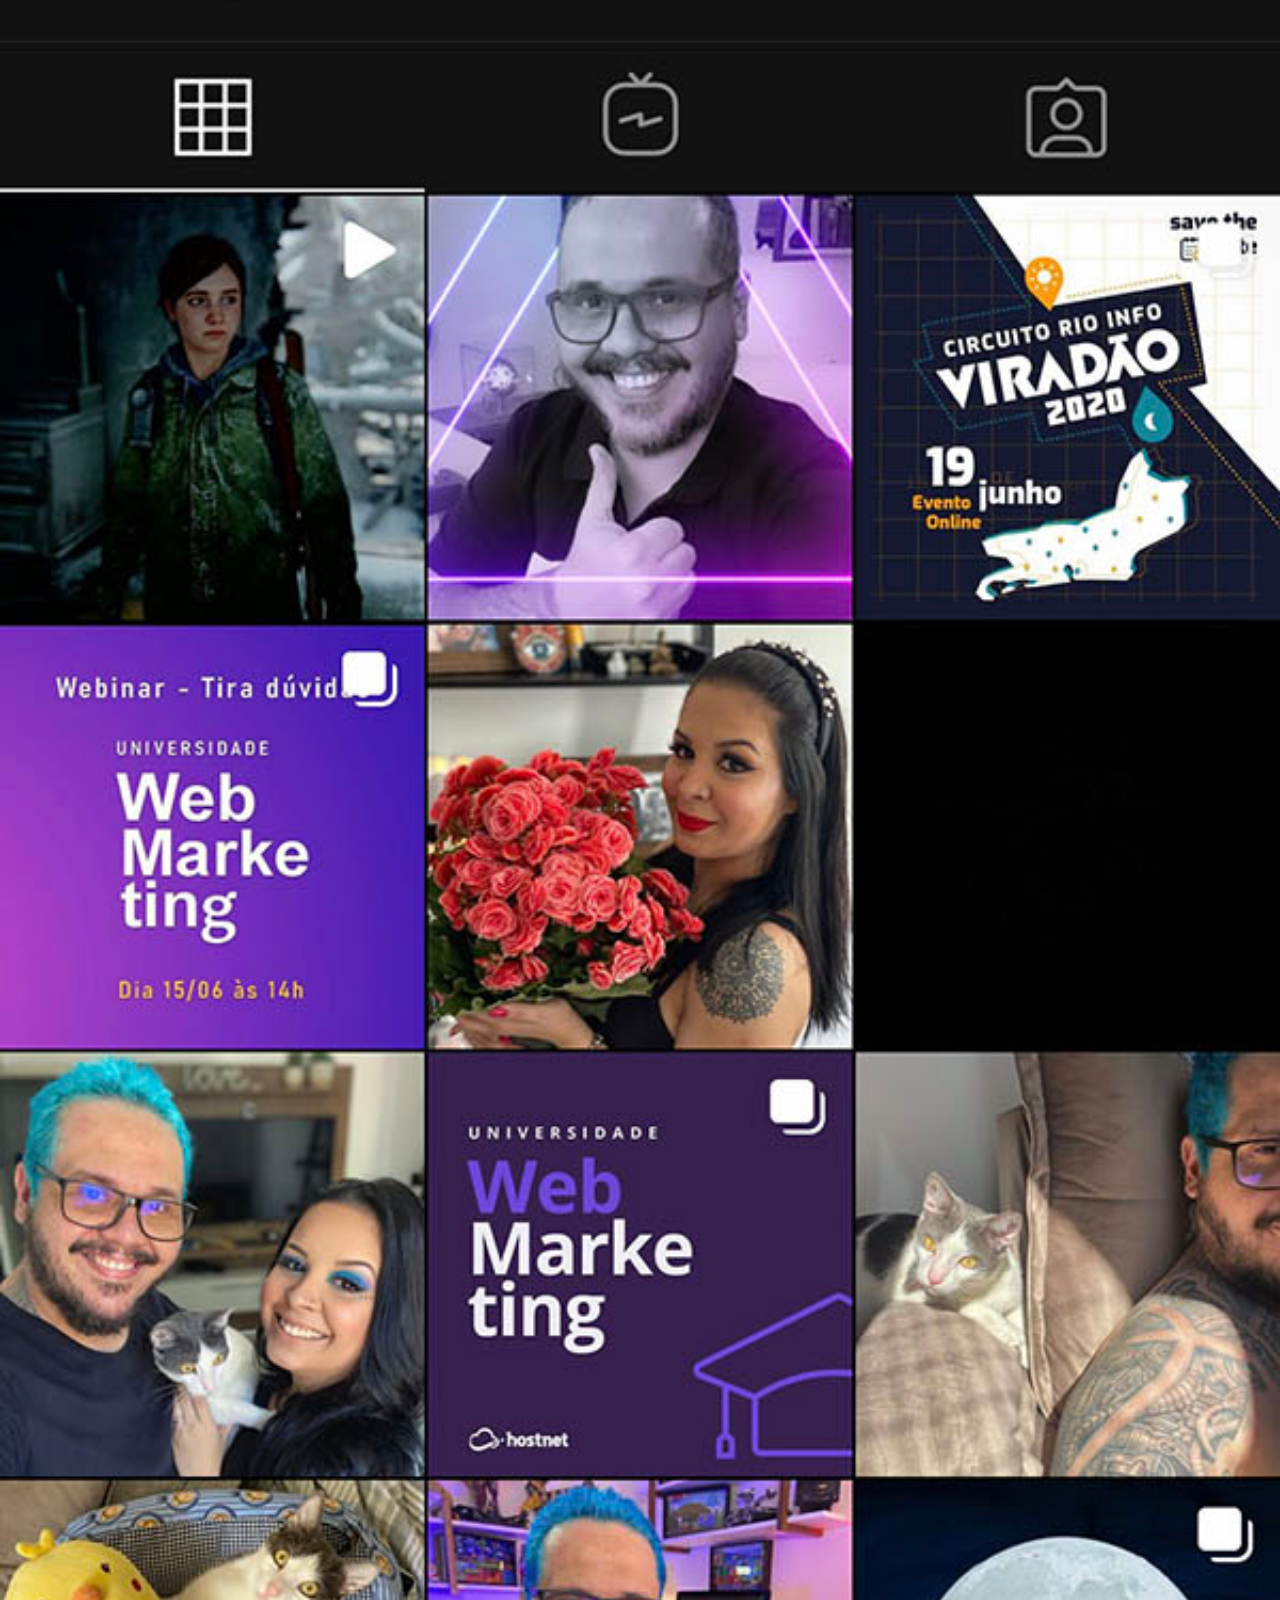
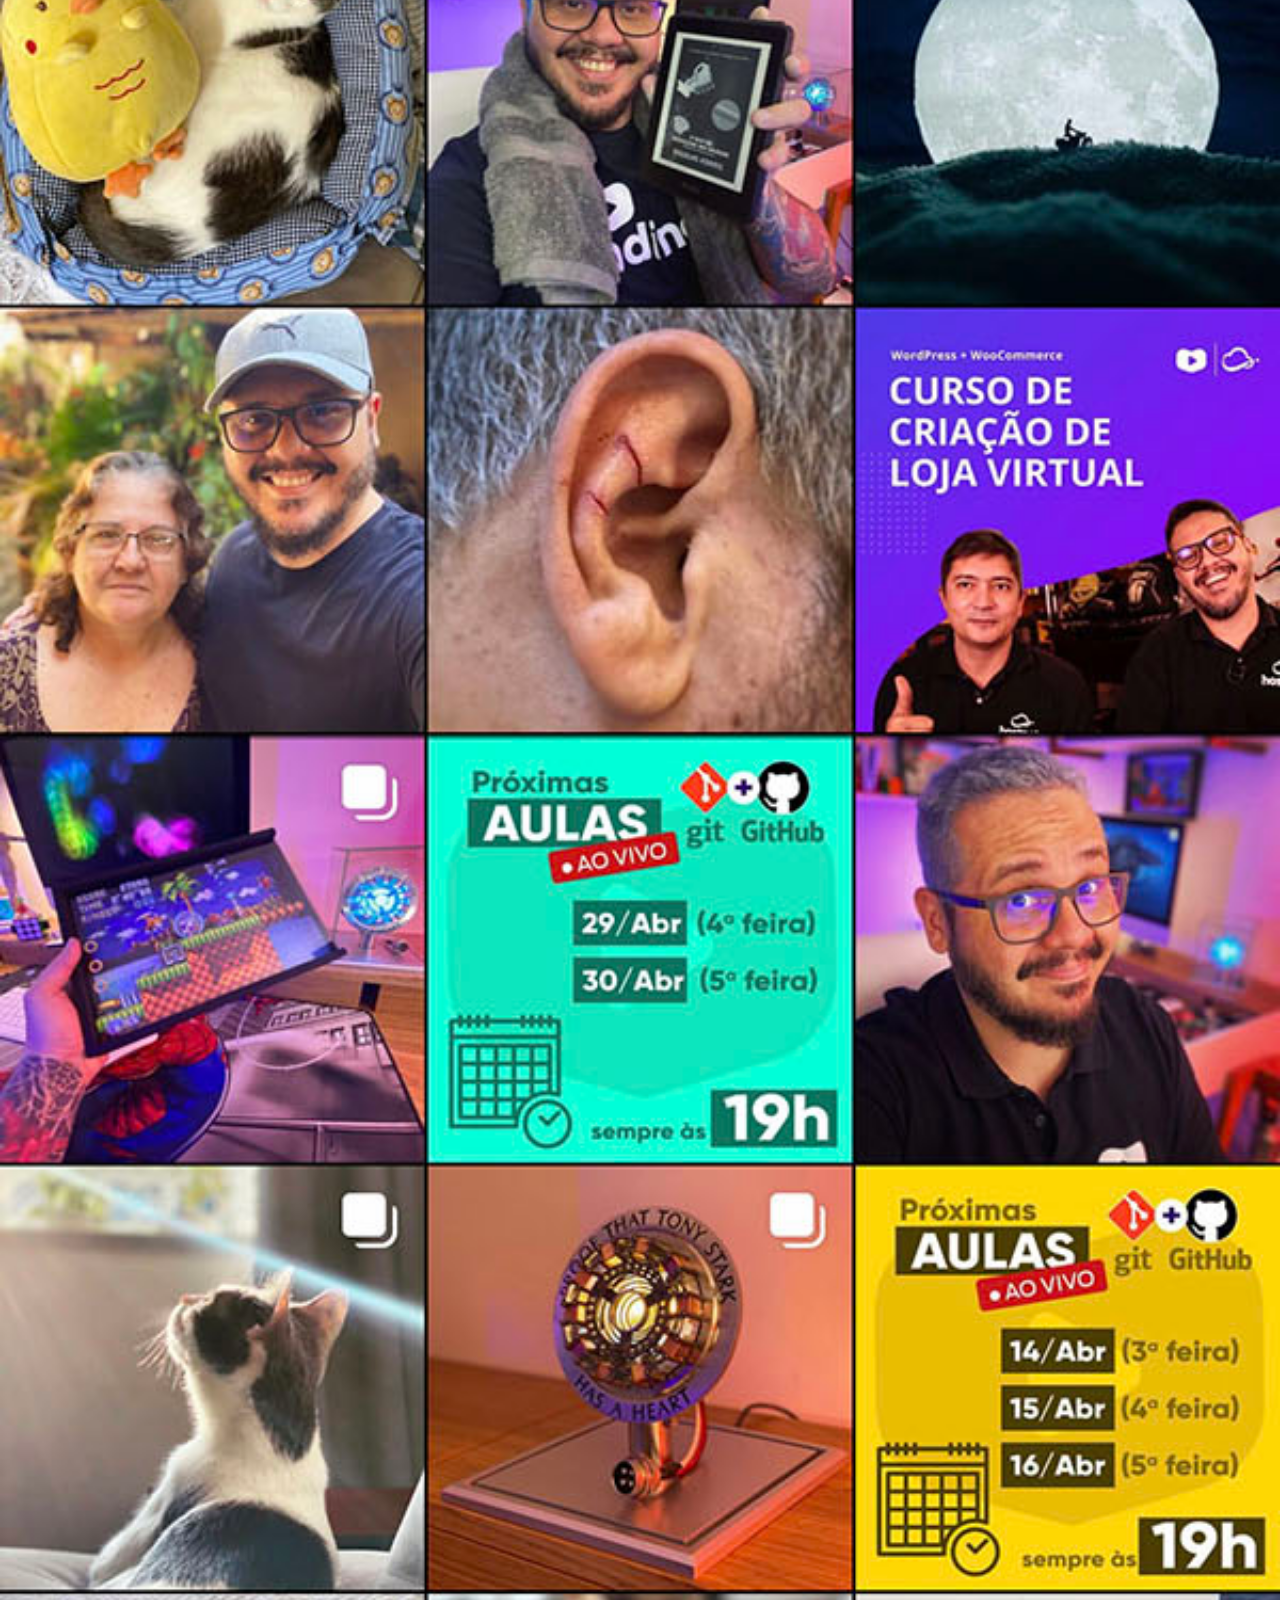
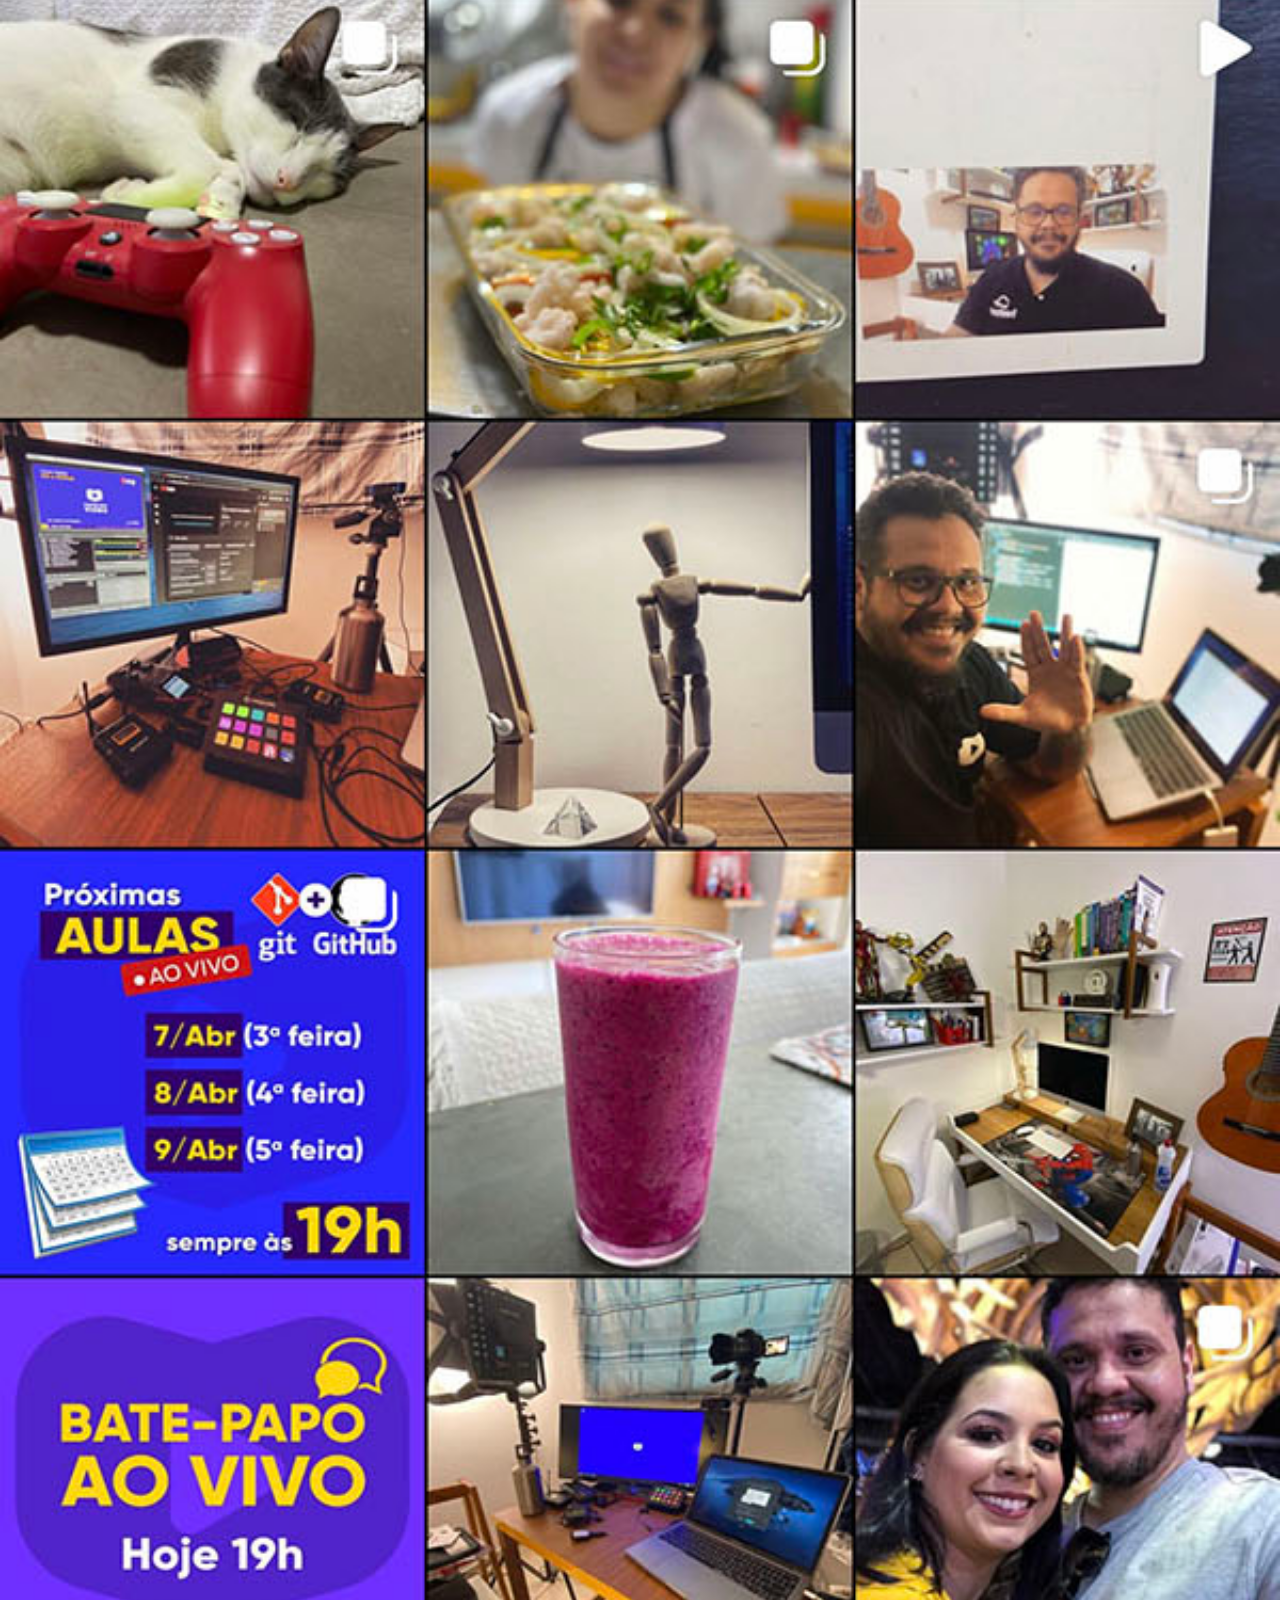
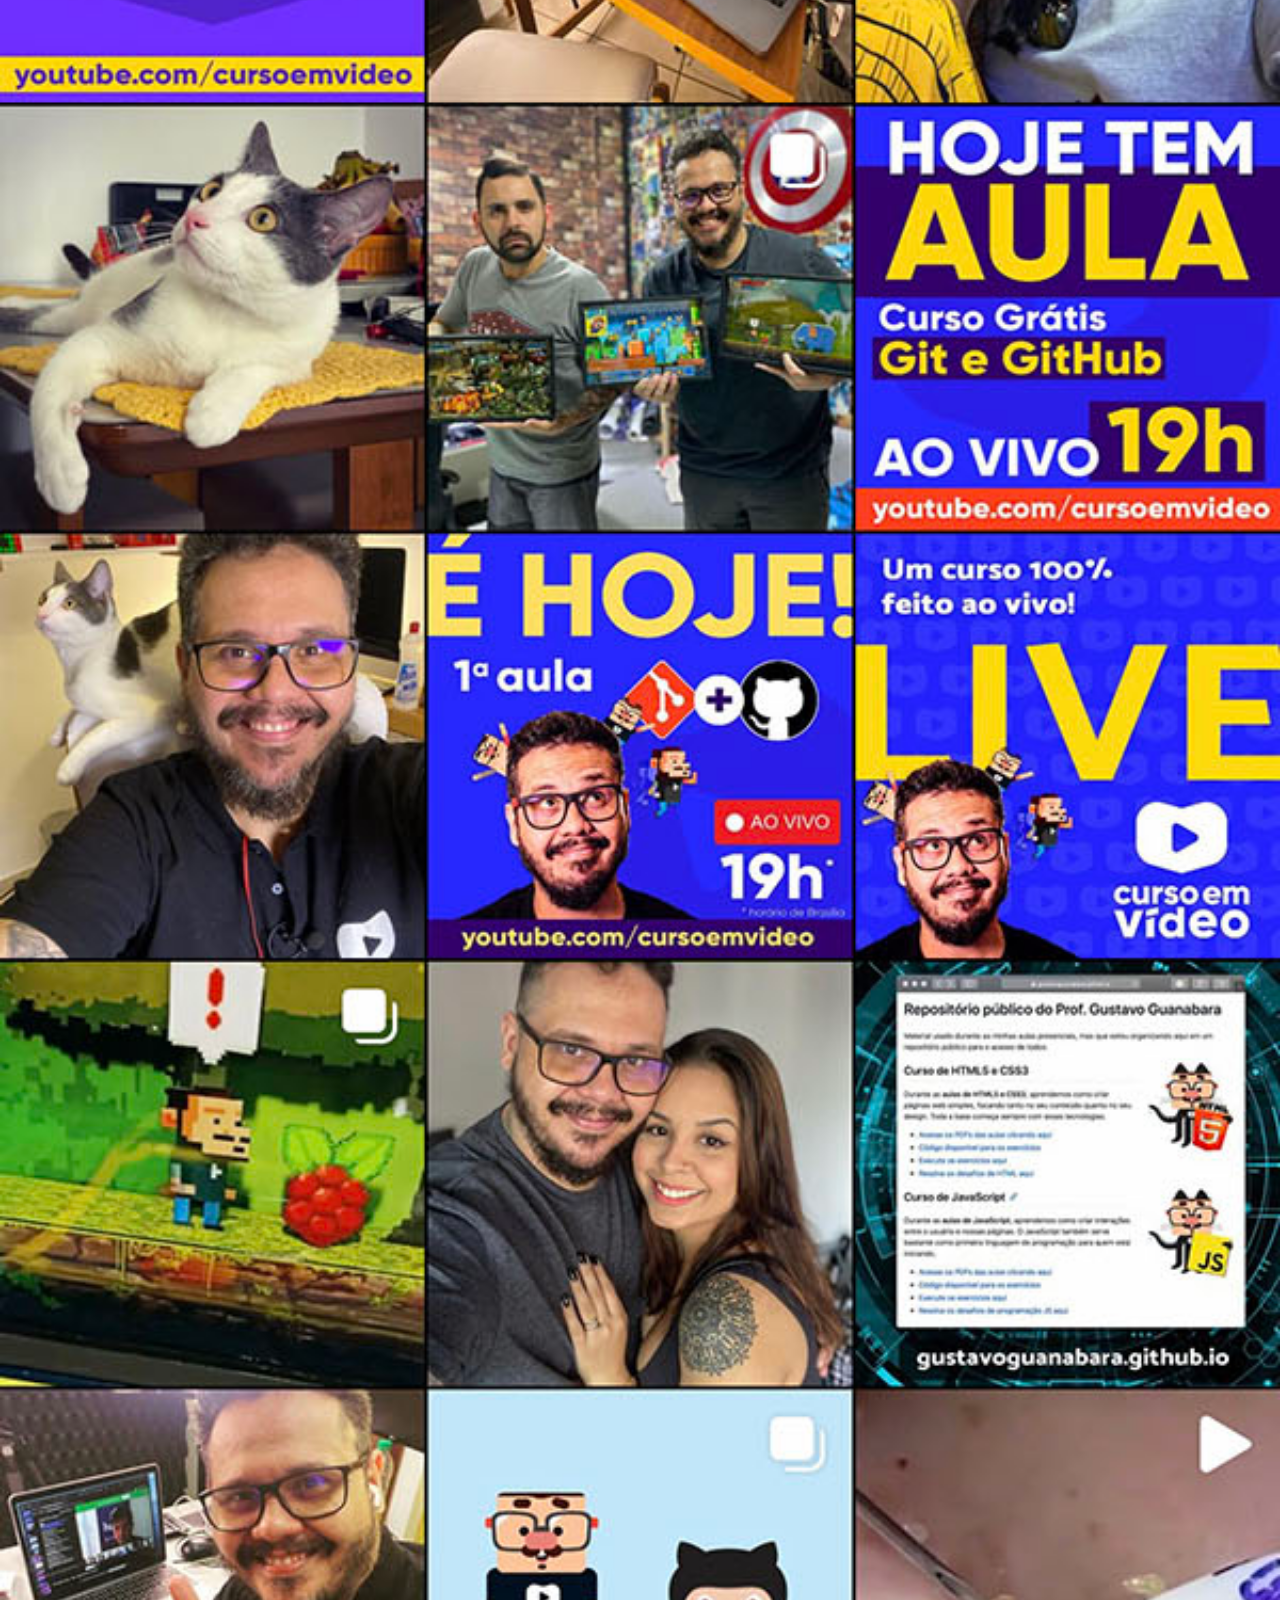
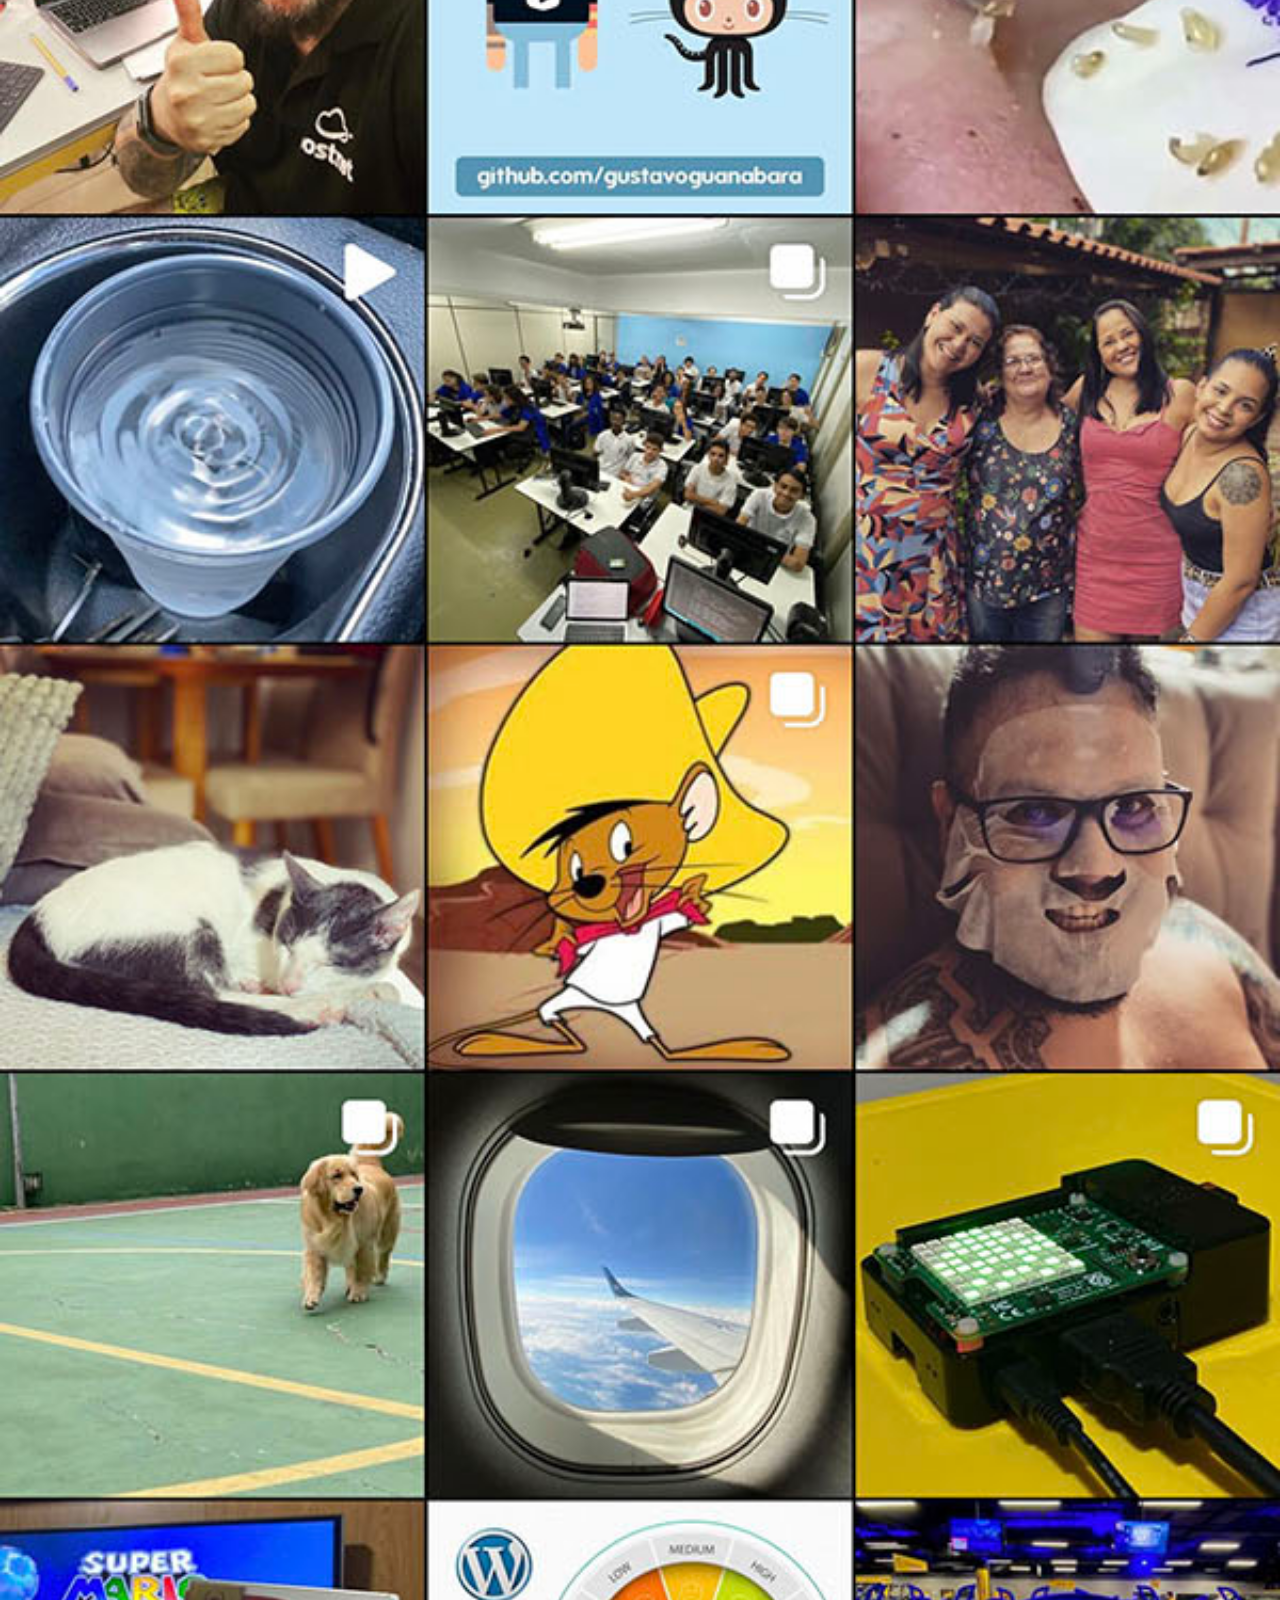
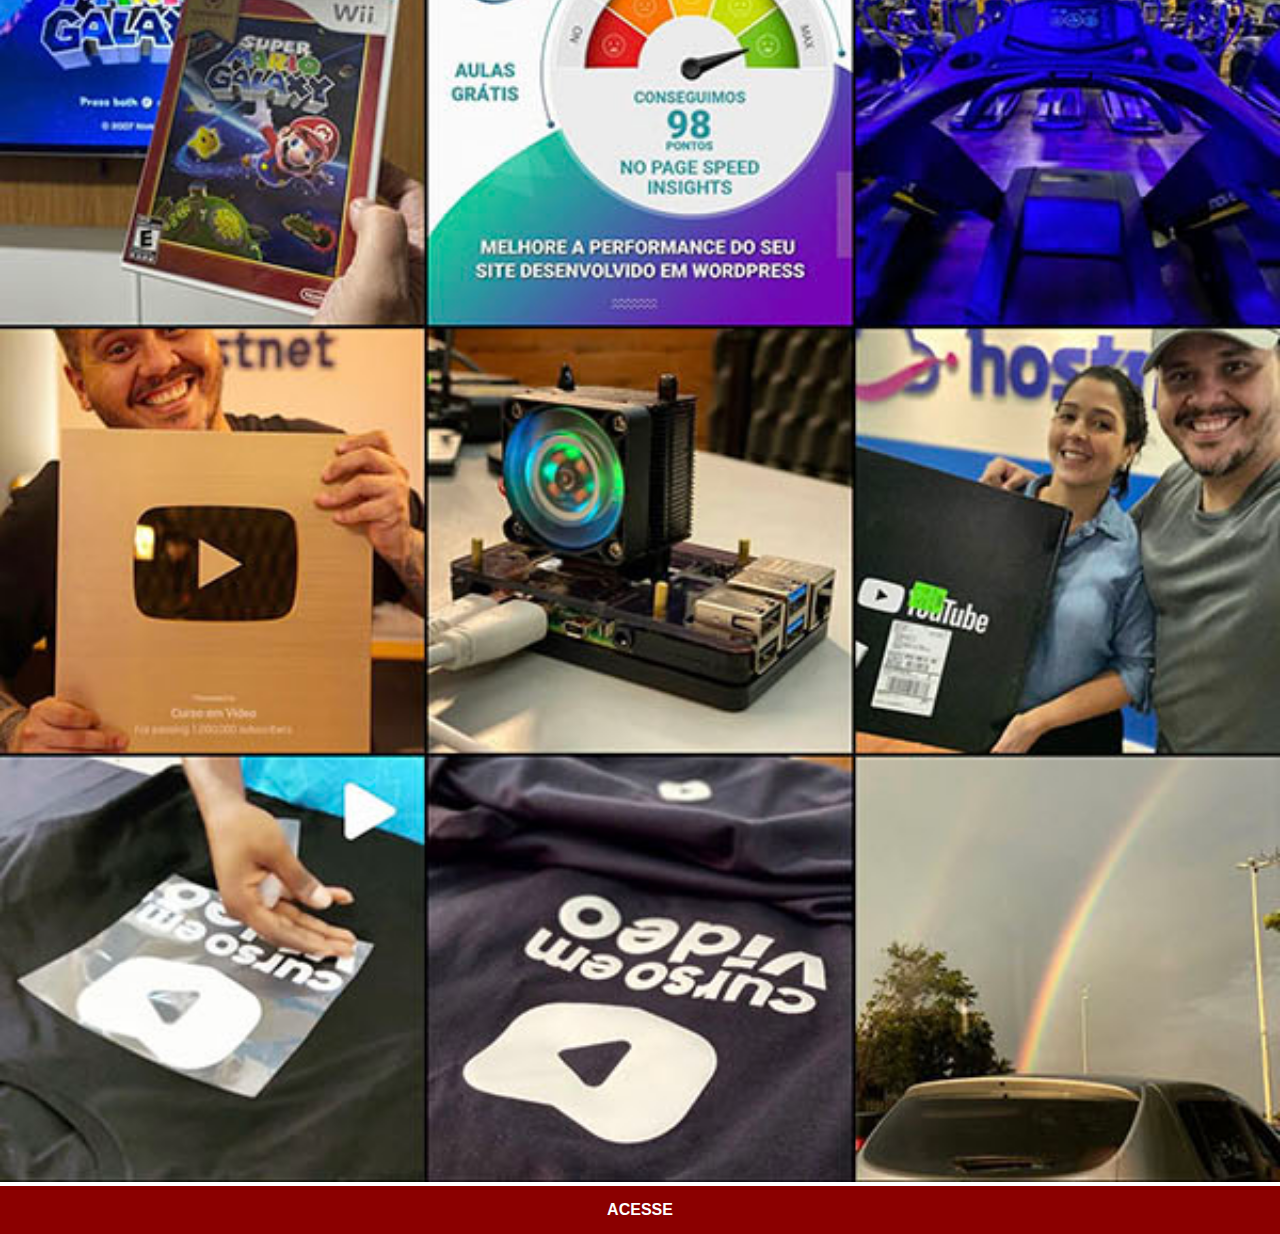
<file: instagram.html>
<!DOCTYPE html>
<html lang="pt-br">
<head>
    <meta charset="UTF-8">
    <meta http-equiv="X-UA-Compatible" content="IE=edge">
    <meta name="viewport" content="width=device-width, initial-scale=1.0">
    <link rel="stylesheet" href="estilos/social.css">
    <title>Instagram</title>
</head>
<body>
    <img src="imagens/tela-instagram.jpg" alt="instagram">
    <a href="https://www.instagram.com/gustavoguanabara/" target="_blank">ACESSE</a>
    
</body>
</html>
</file>
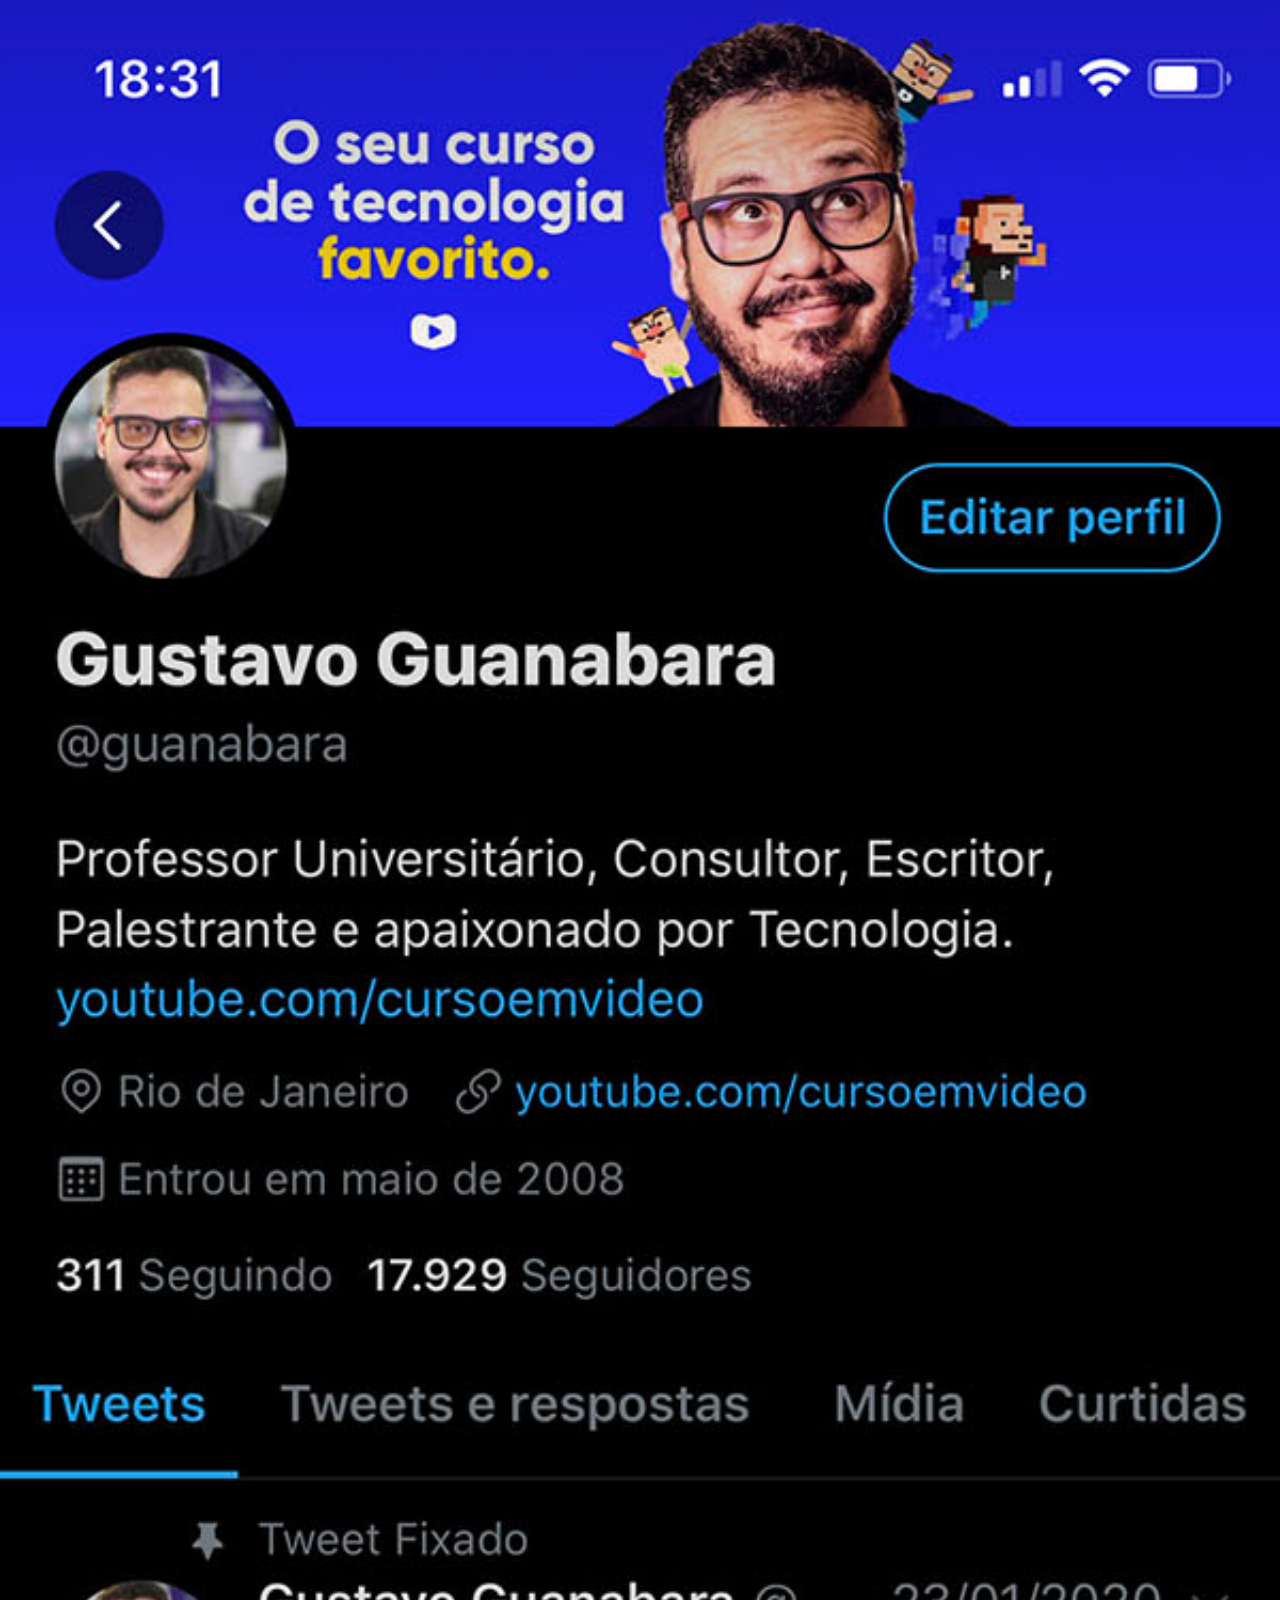
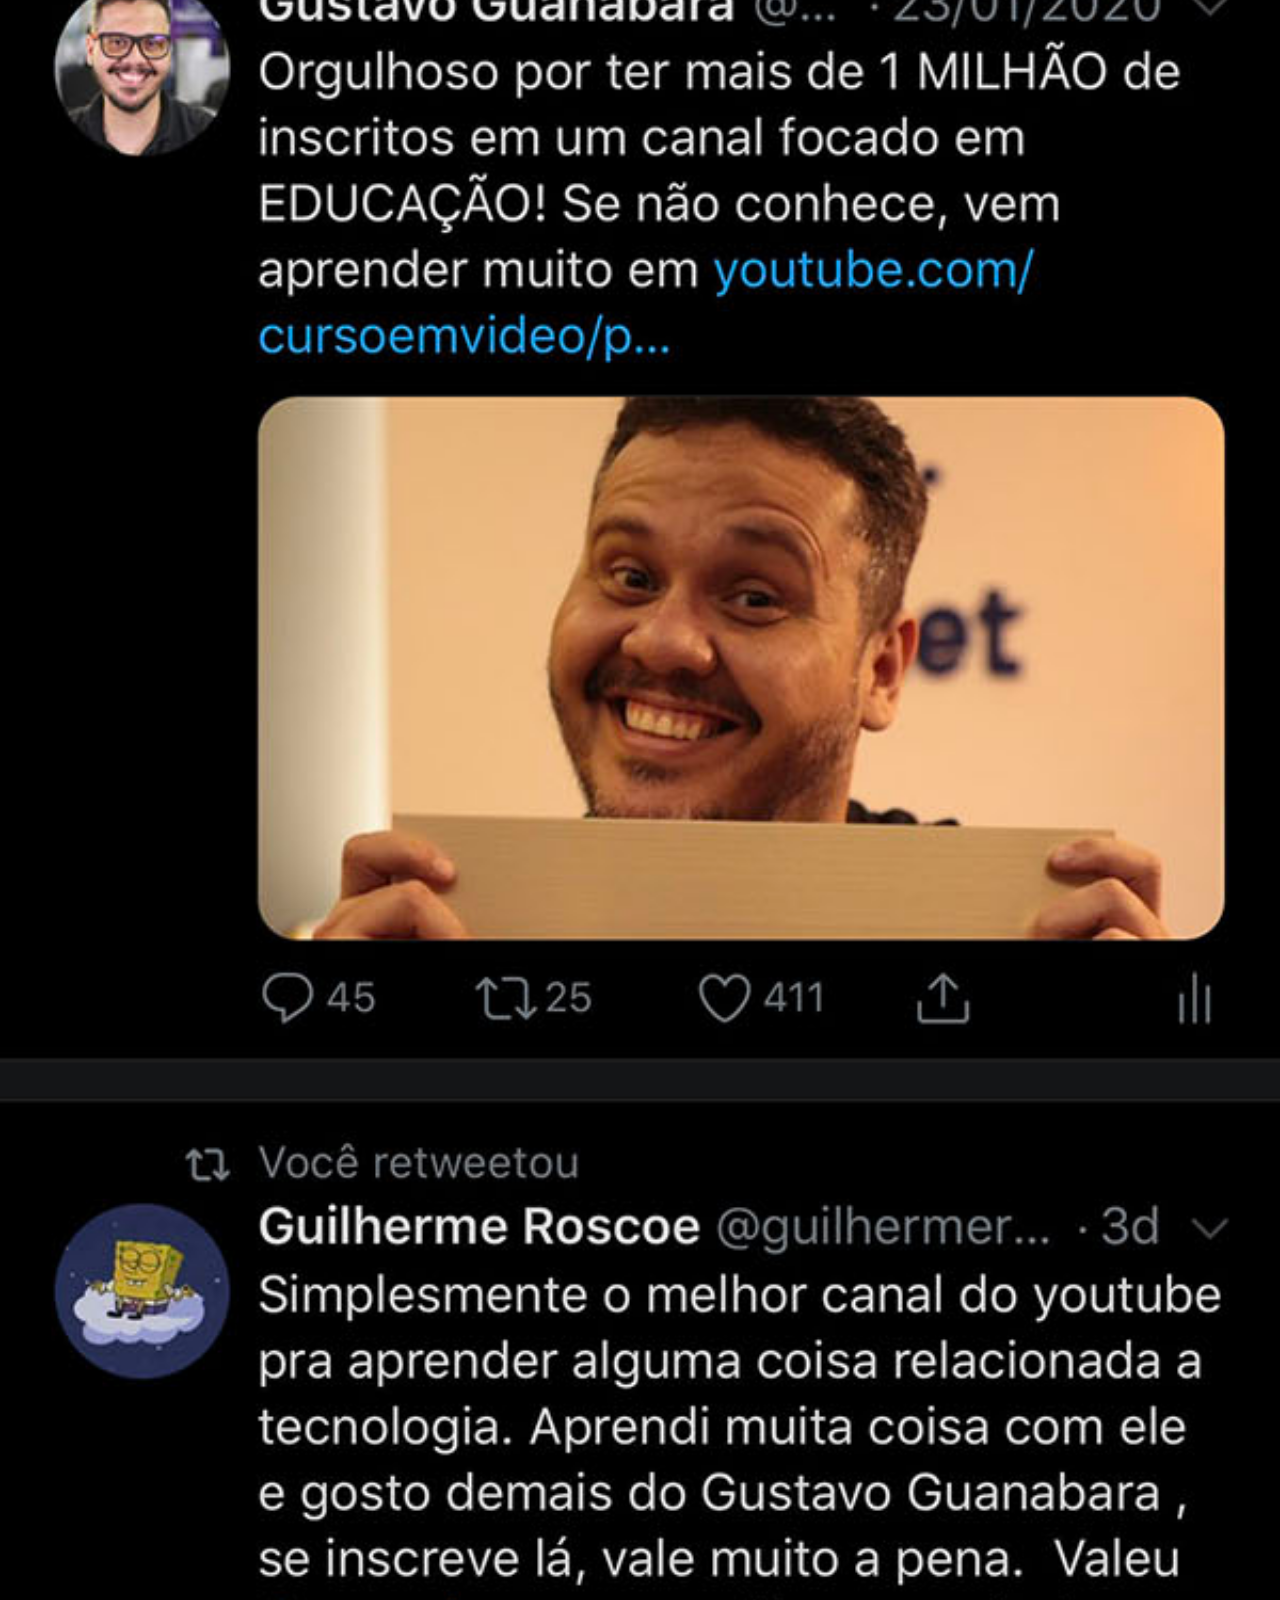
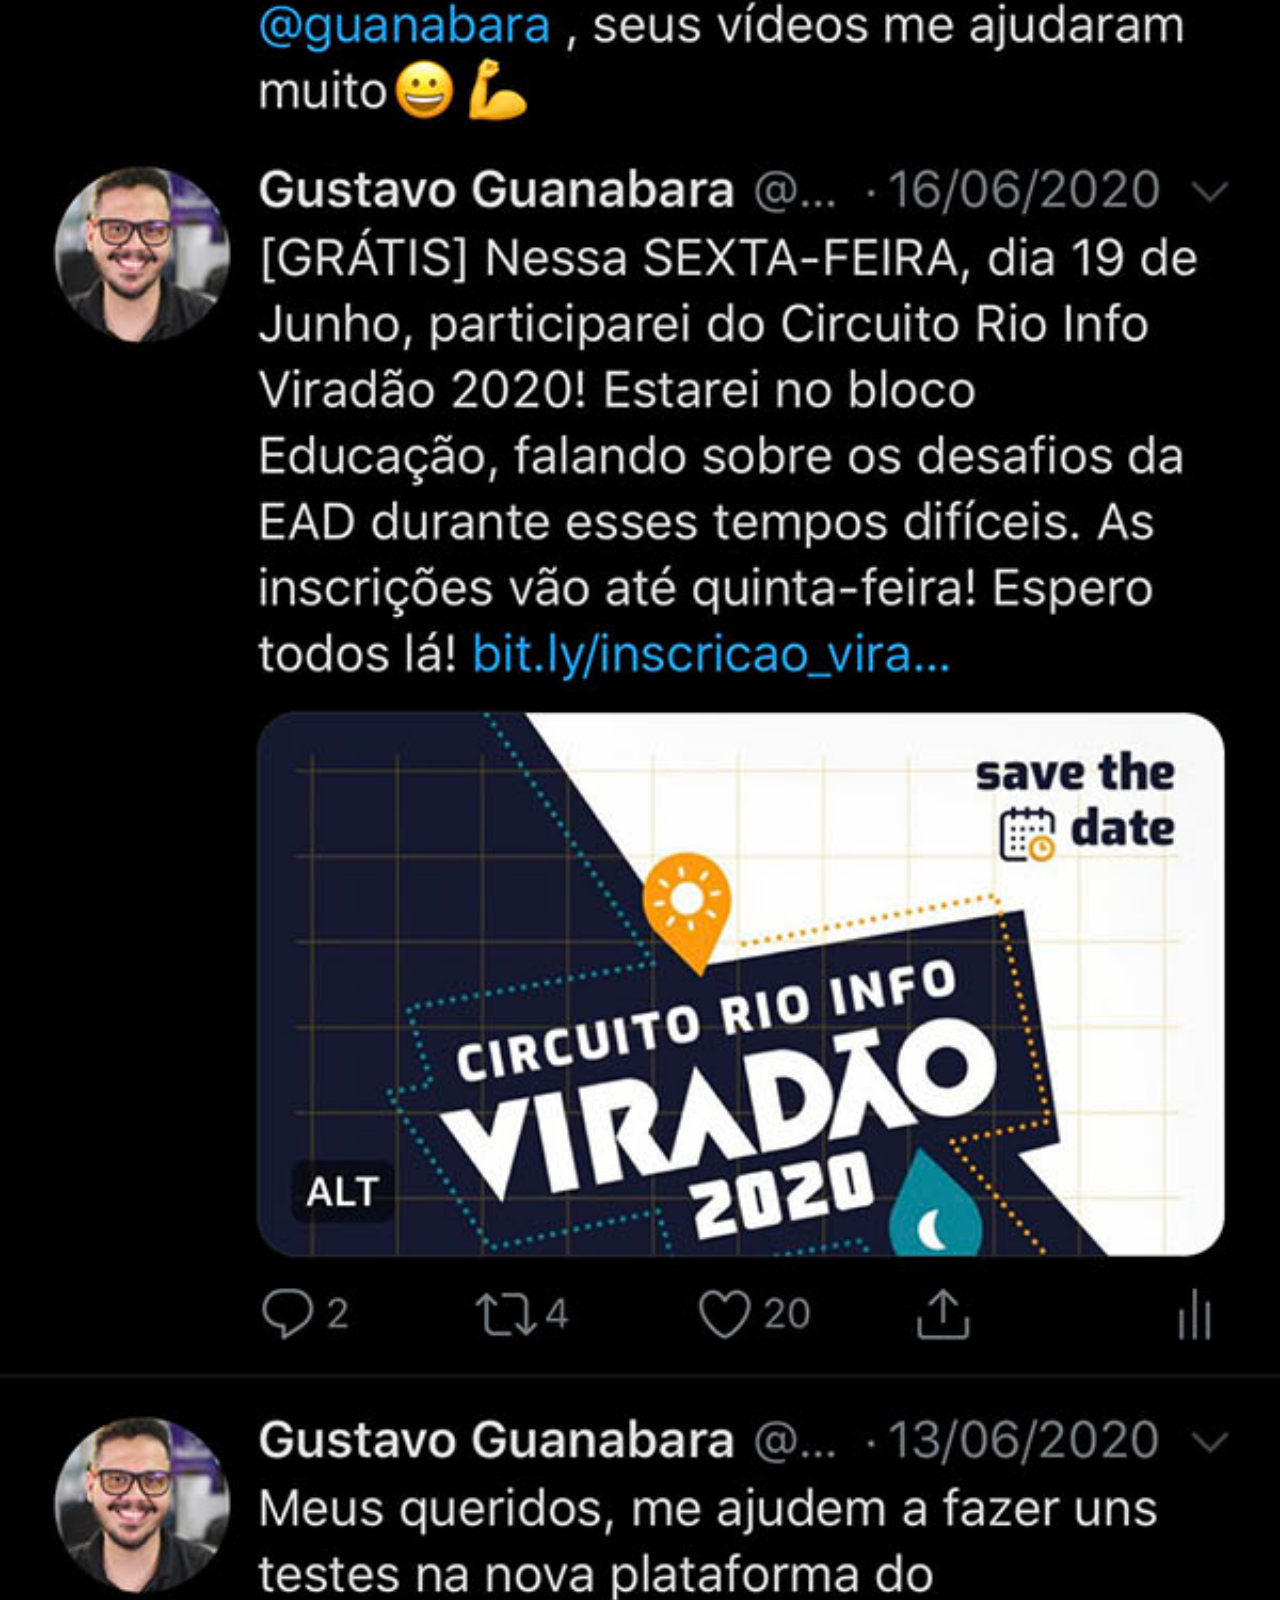
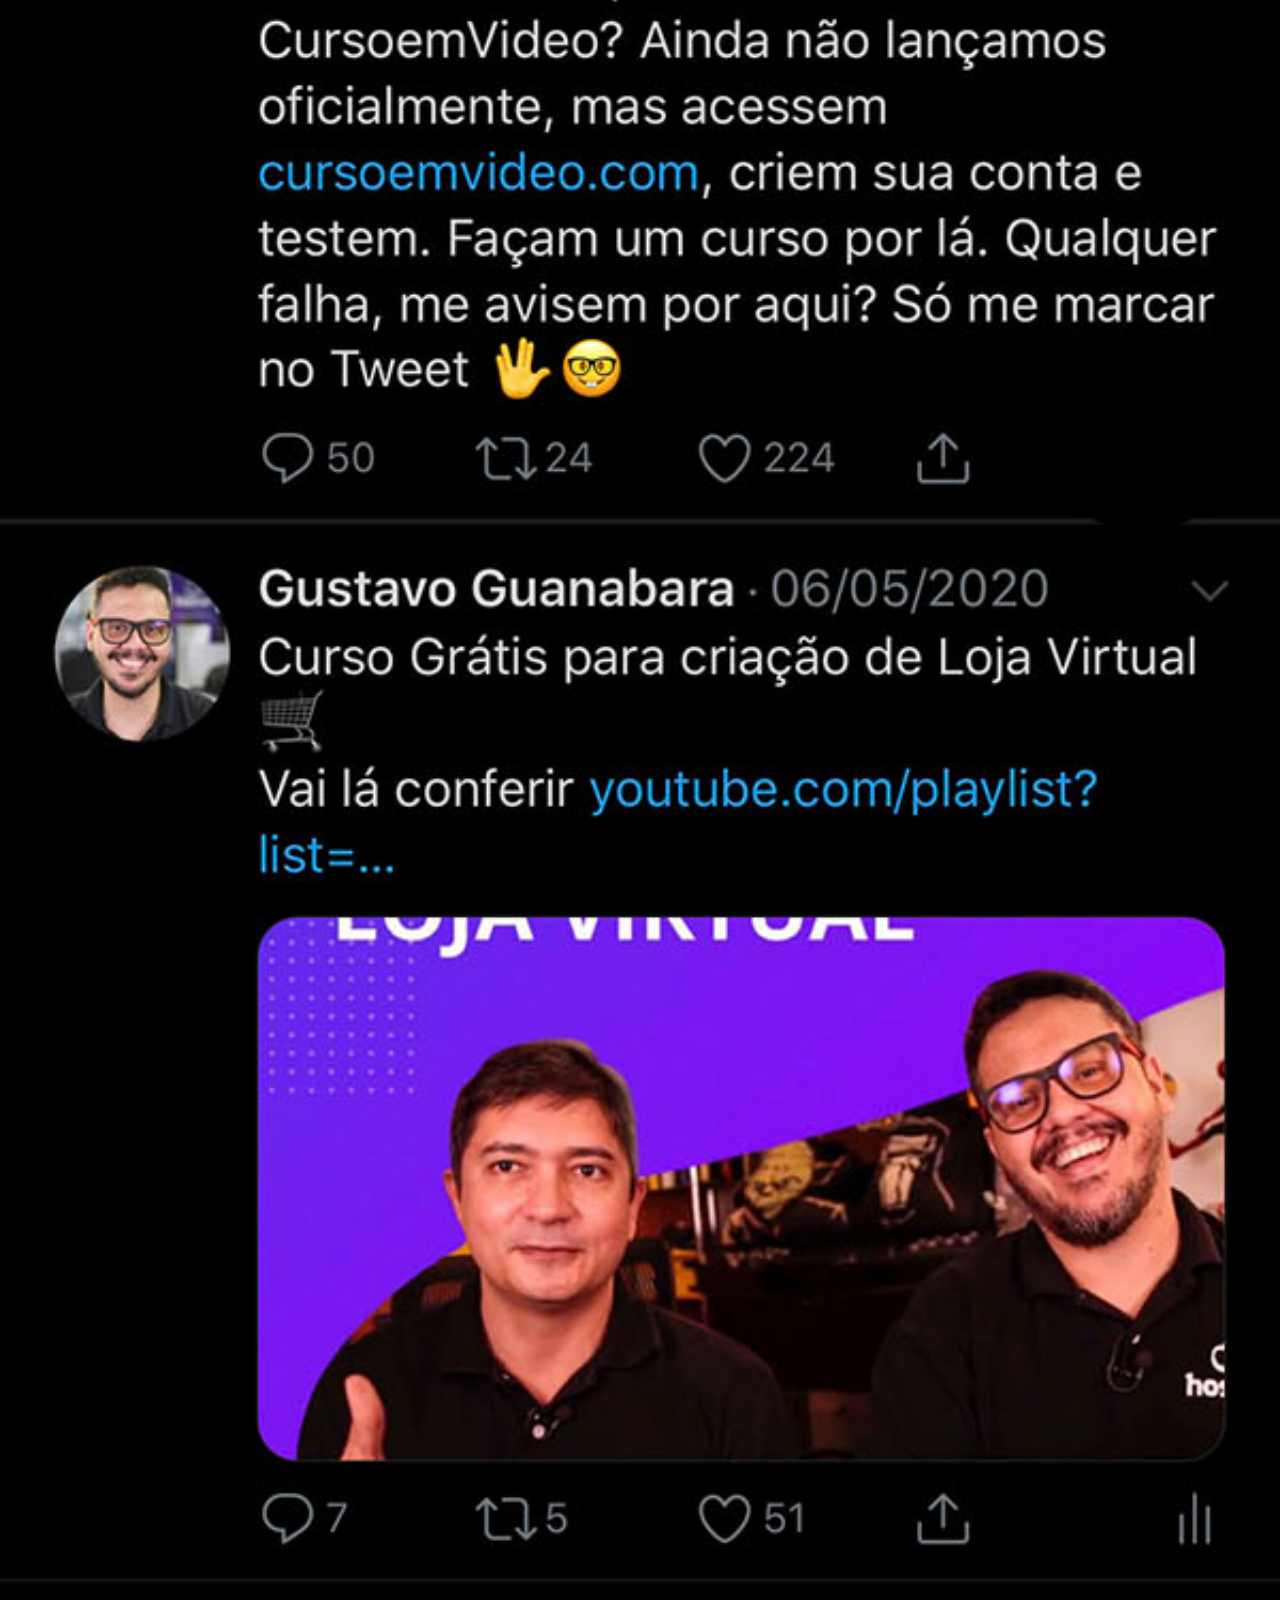
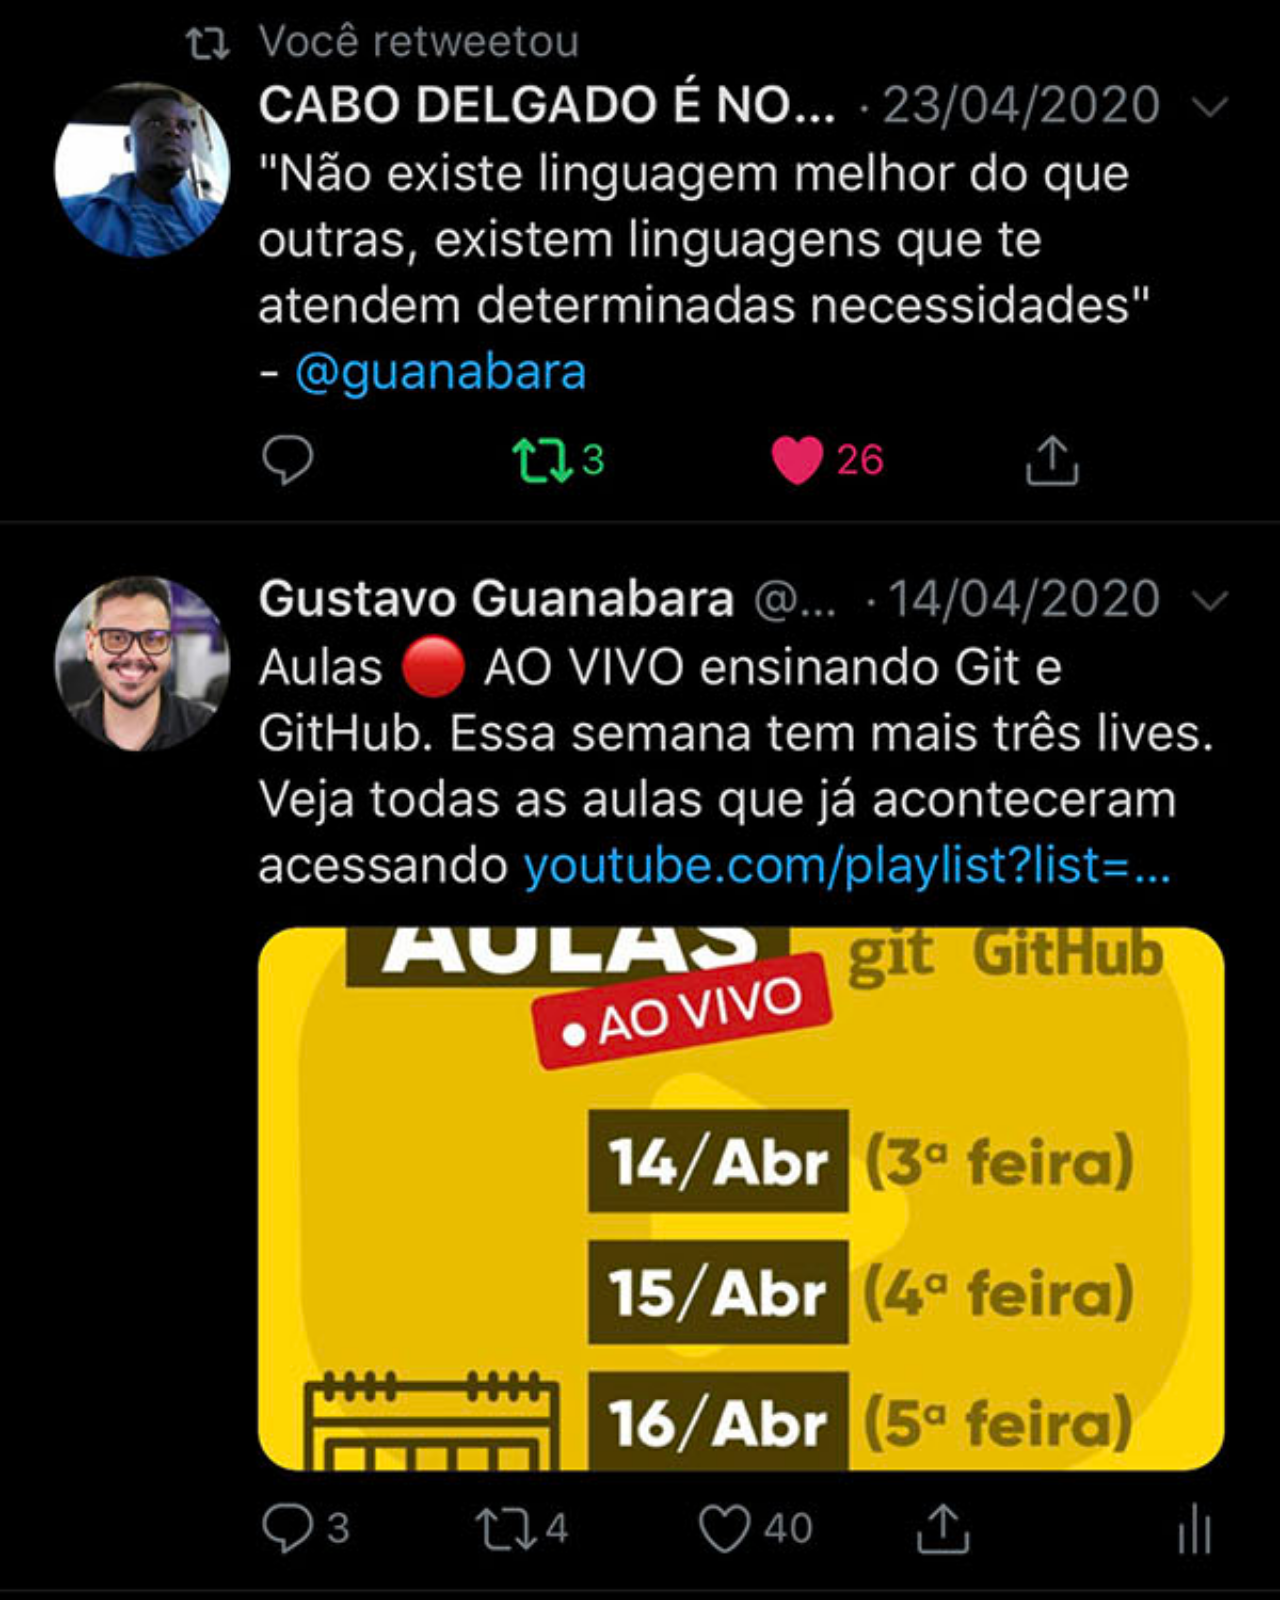
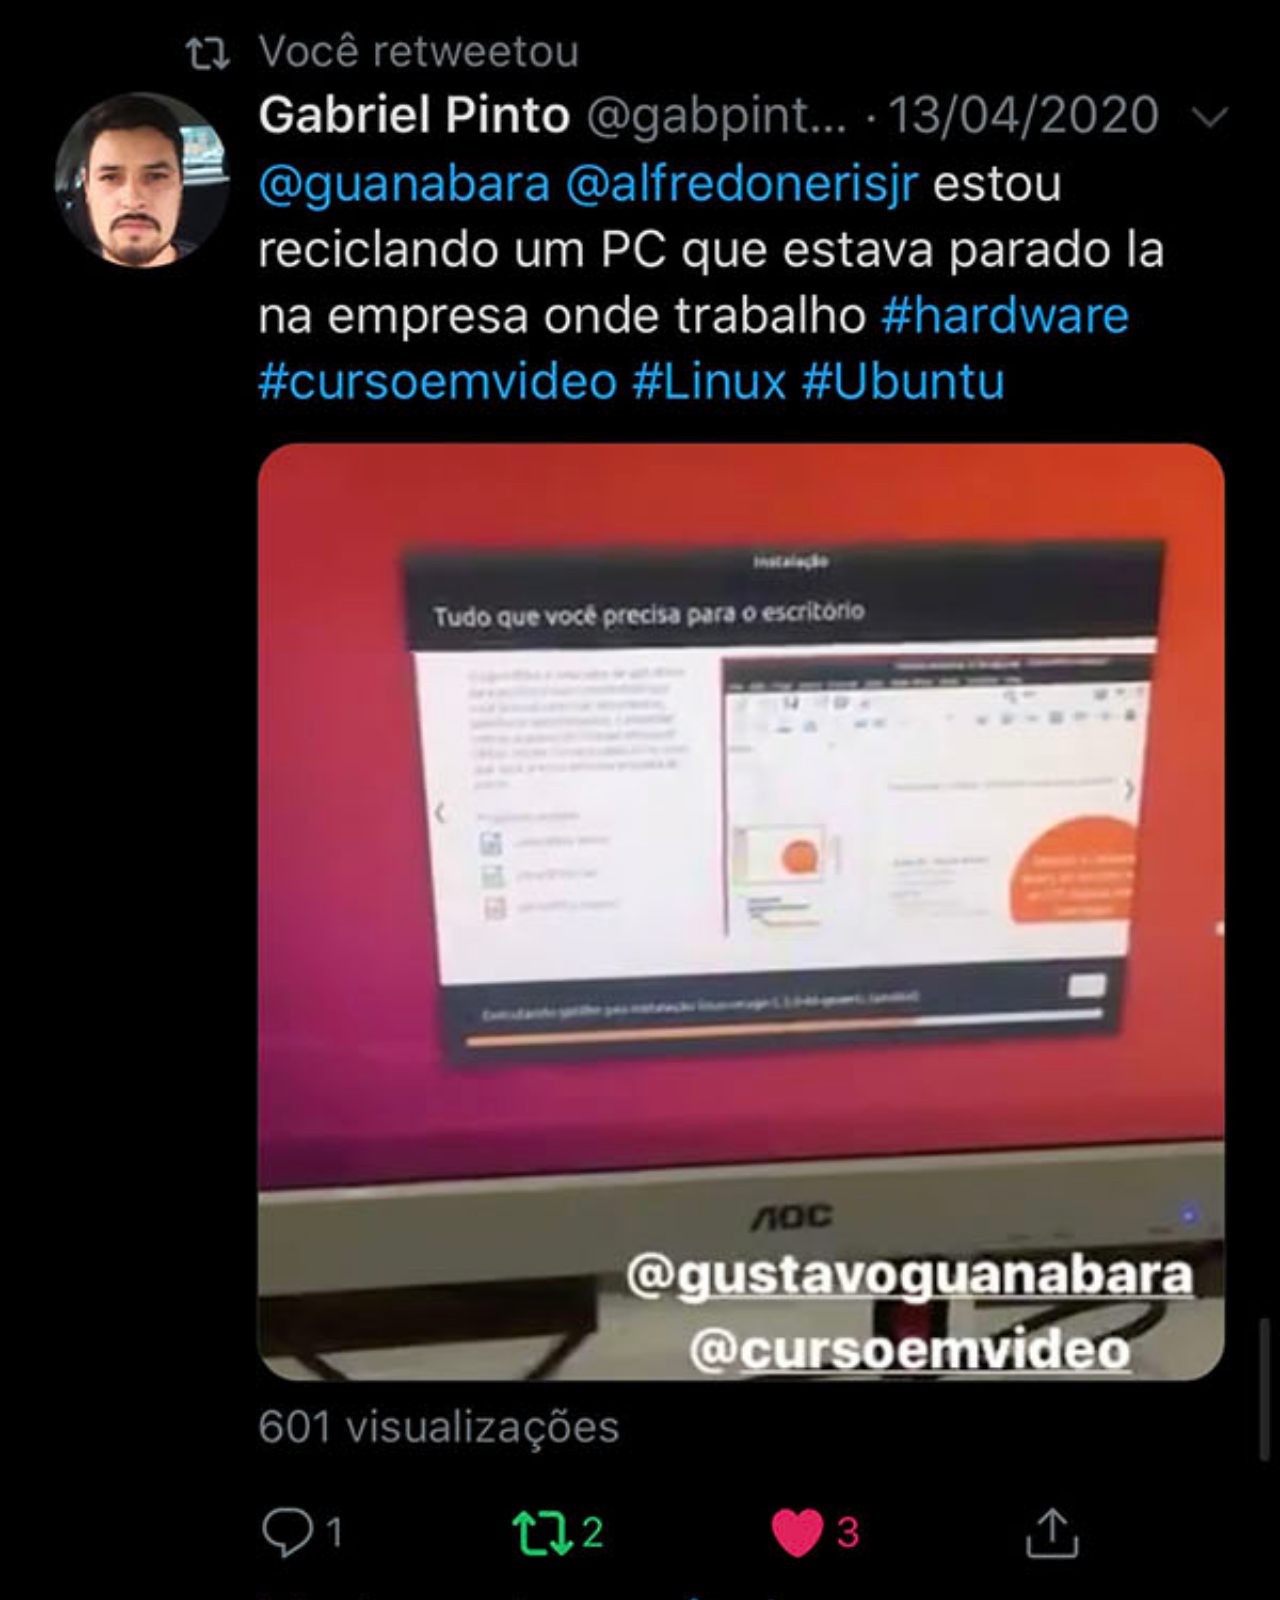
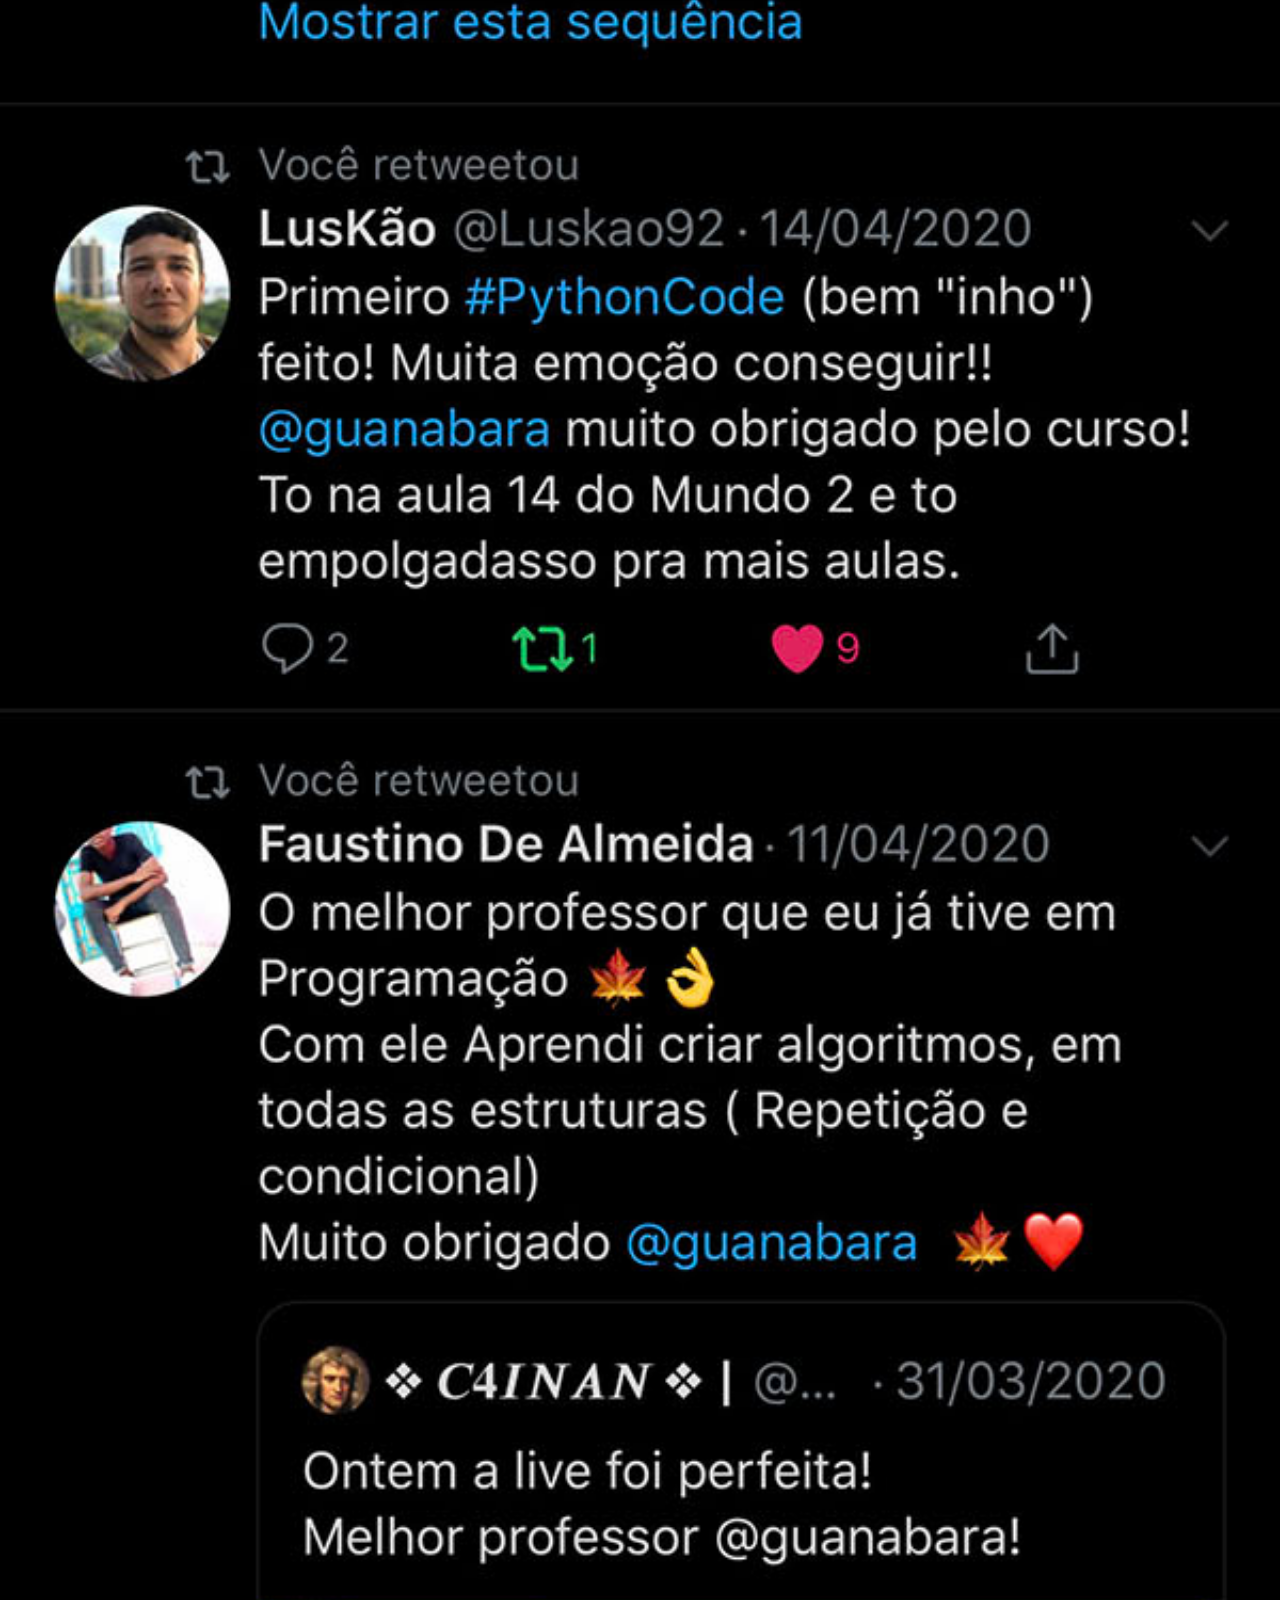
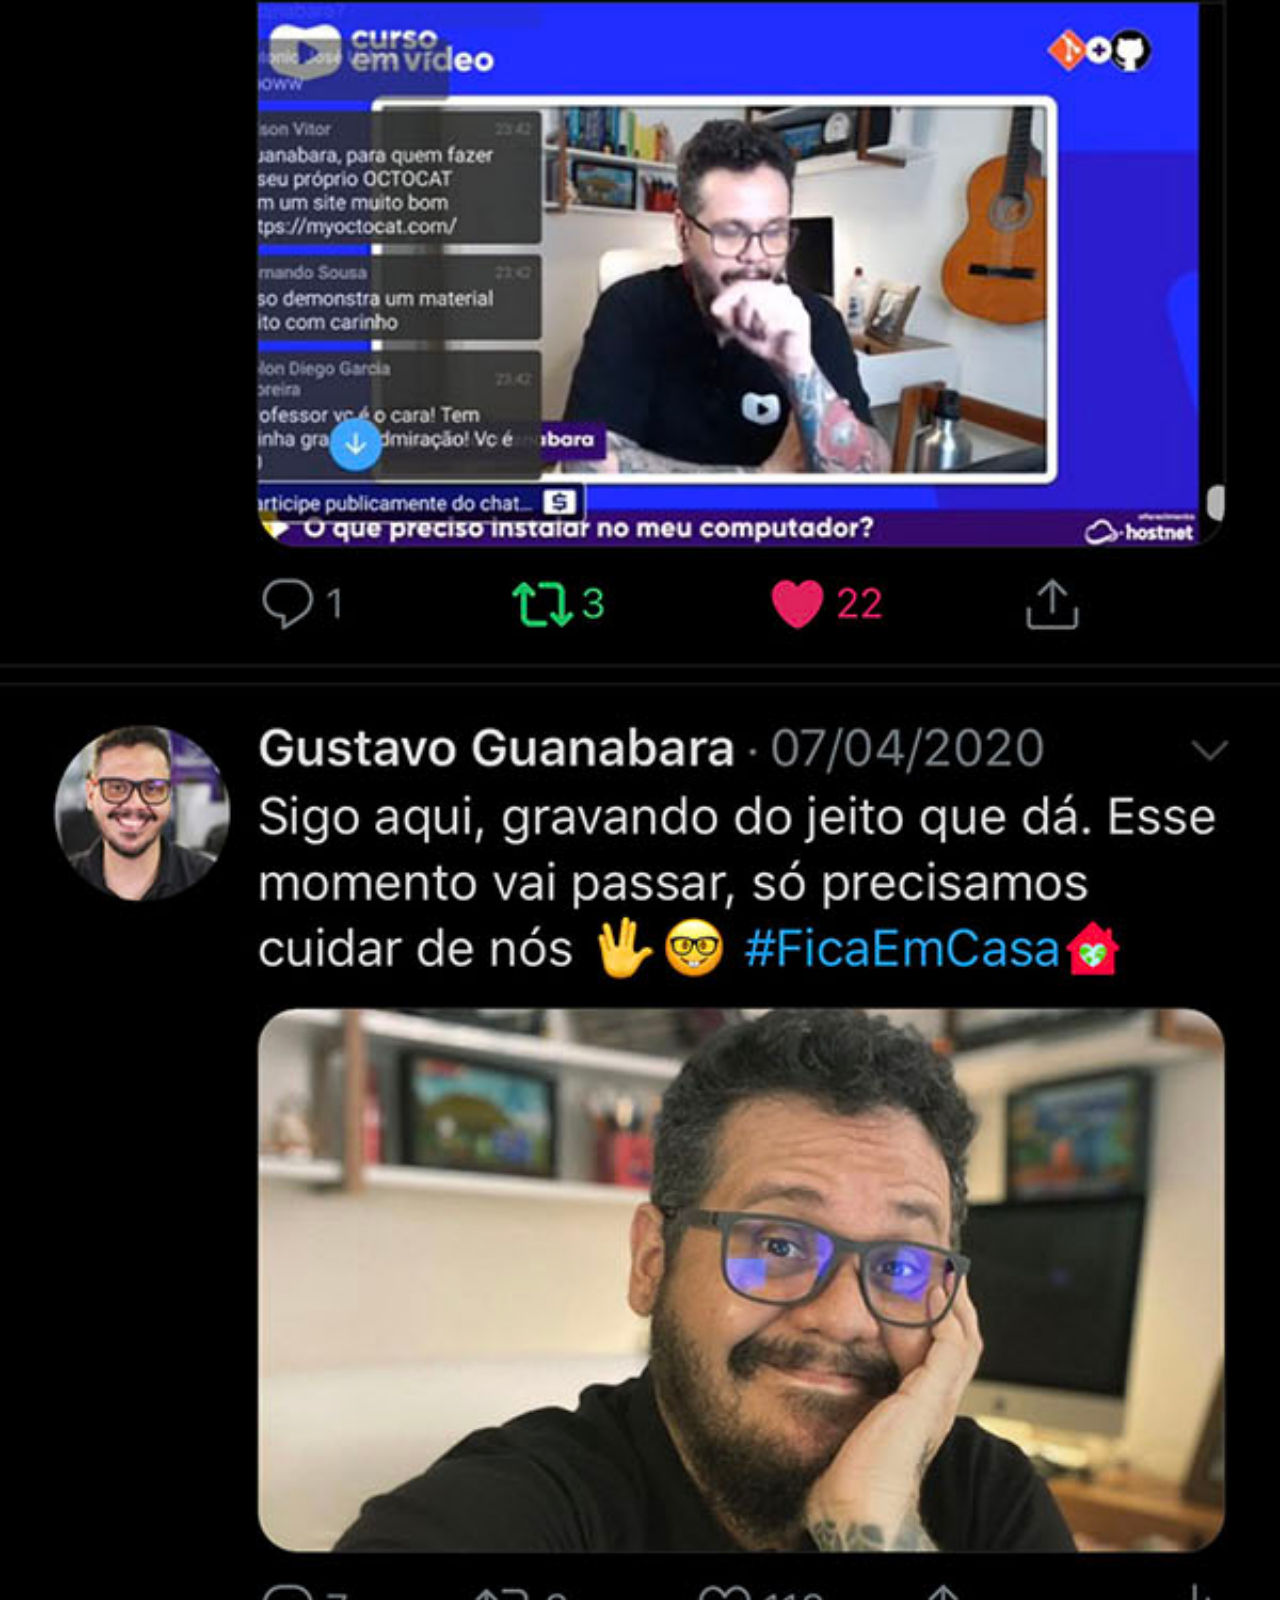
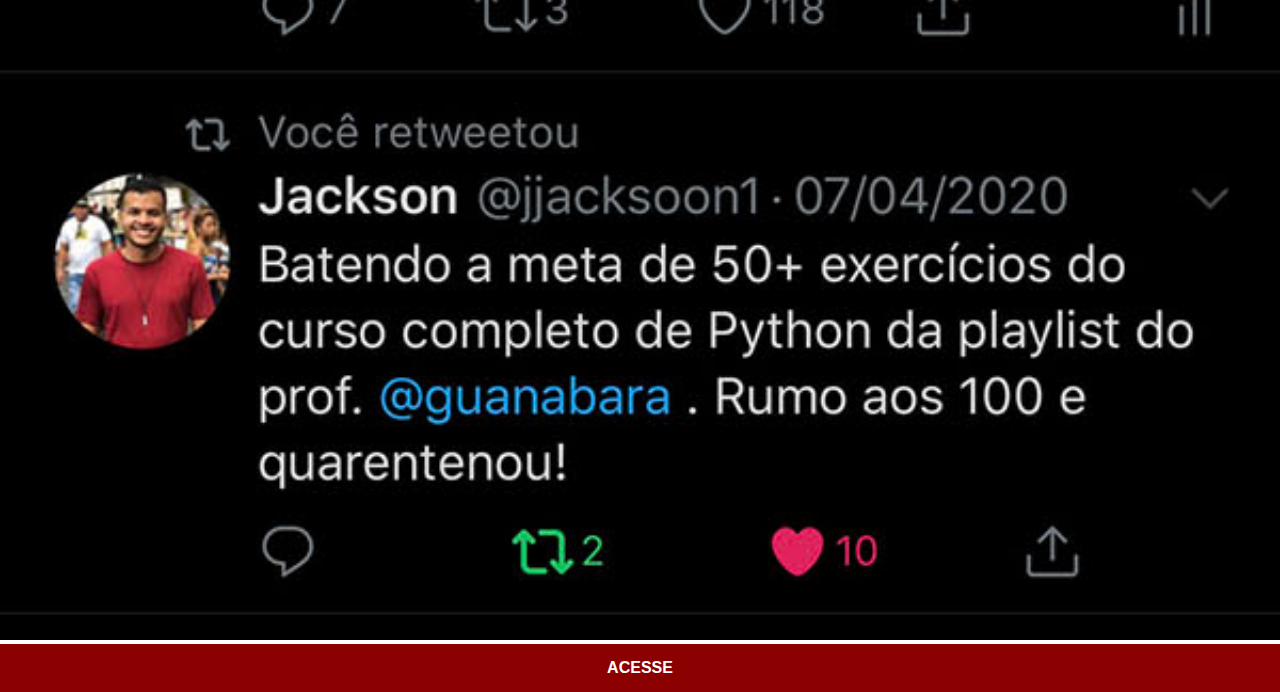
<file: twiter.html>
<!DOCTYPE html>
<html lang="pt-br">
<head>
    <meta charset="UTF-8">
    <meta http-equiv="X-UA-Compatible" content="IE=edge">
    <meta name="viewport" content="width=device-width, initial-scale=1.0">
    <link rel="stylesheet" href="estilos/social.css">
    <title>Twitter</title>
</head>
<body>
    <img src="imagens/tela-twitter.jpg" alt="twitter">
    <a href="https://twitter.com/guanabara" target="_blank">ACESSE</a>
    
</body>
</html>
</file>
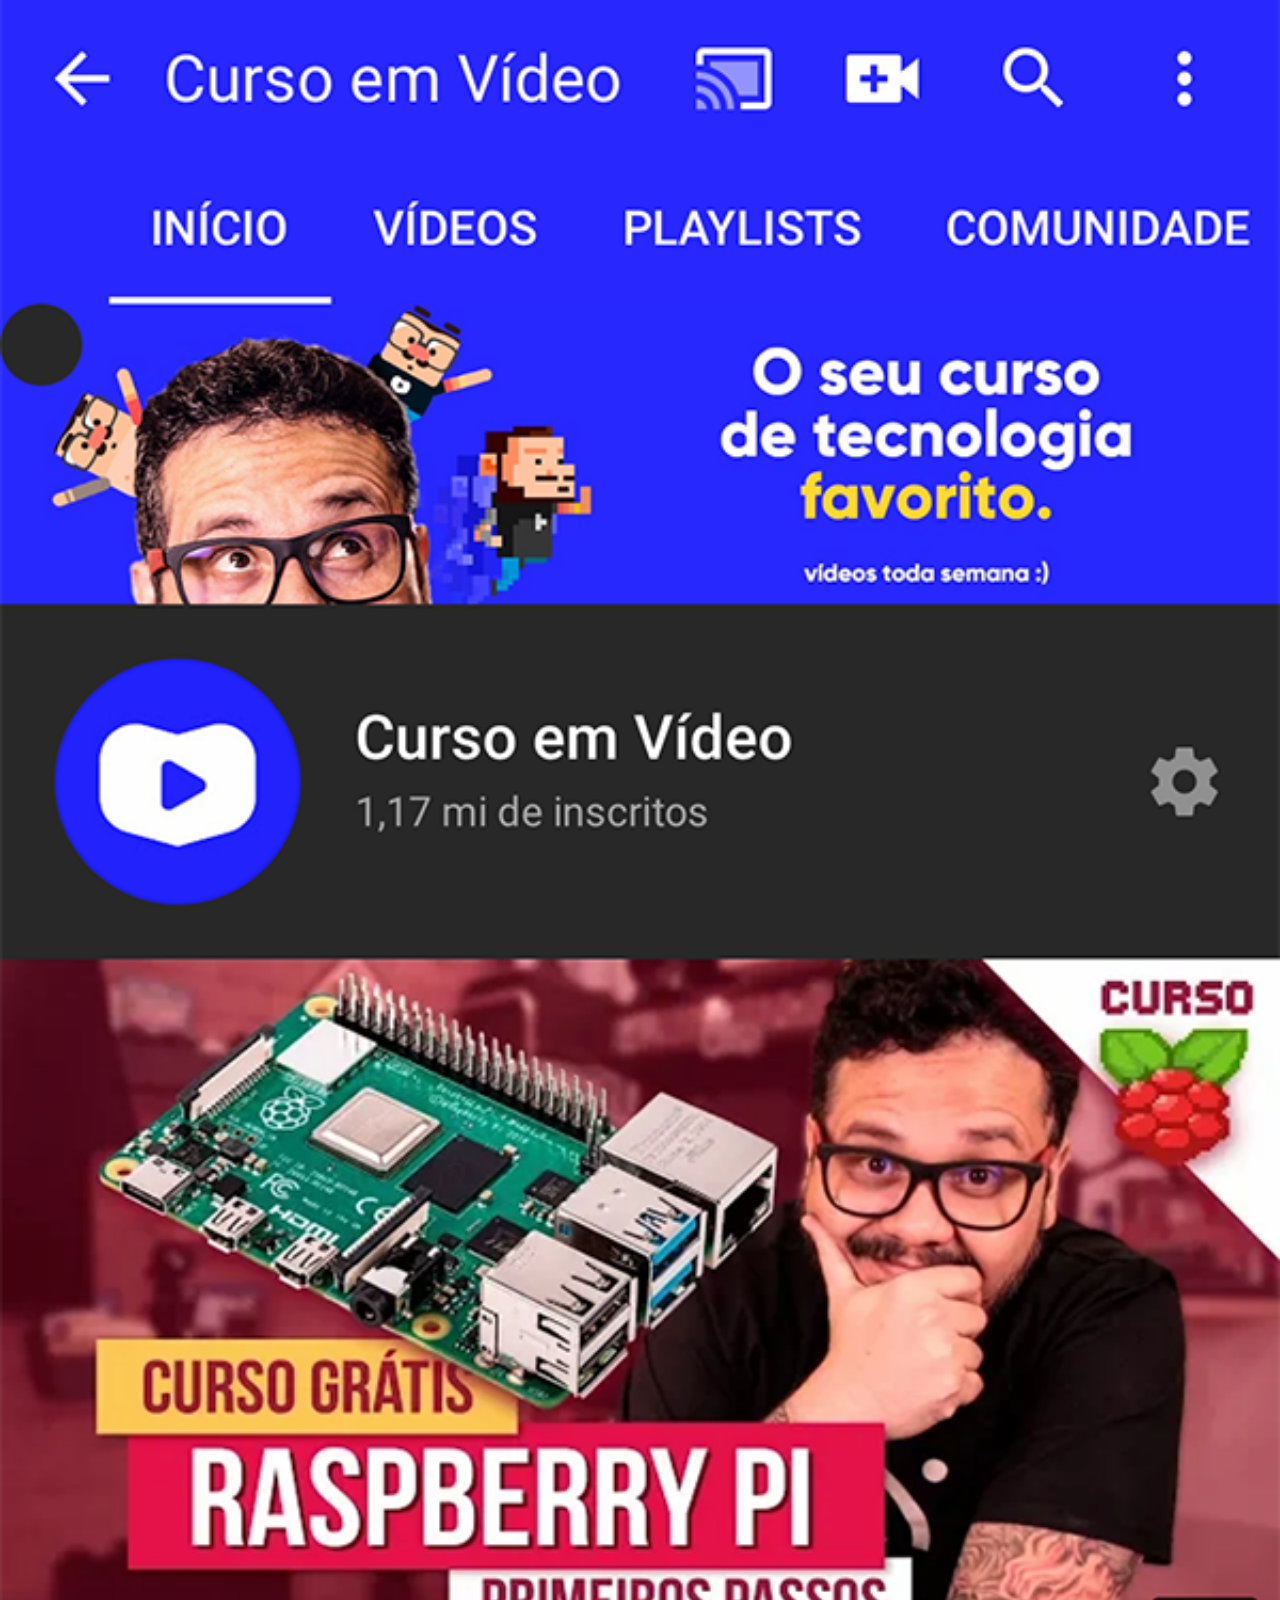
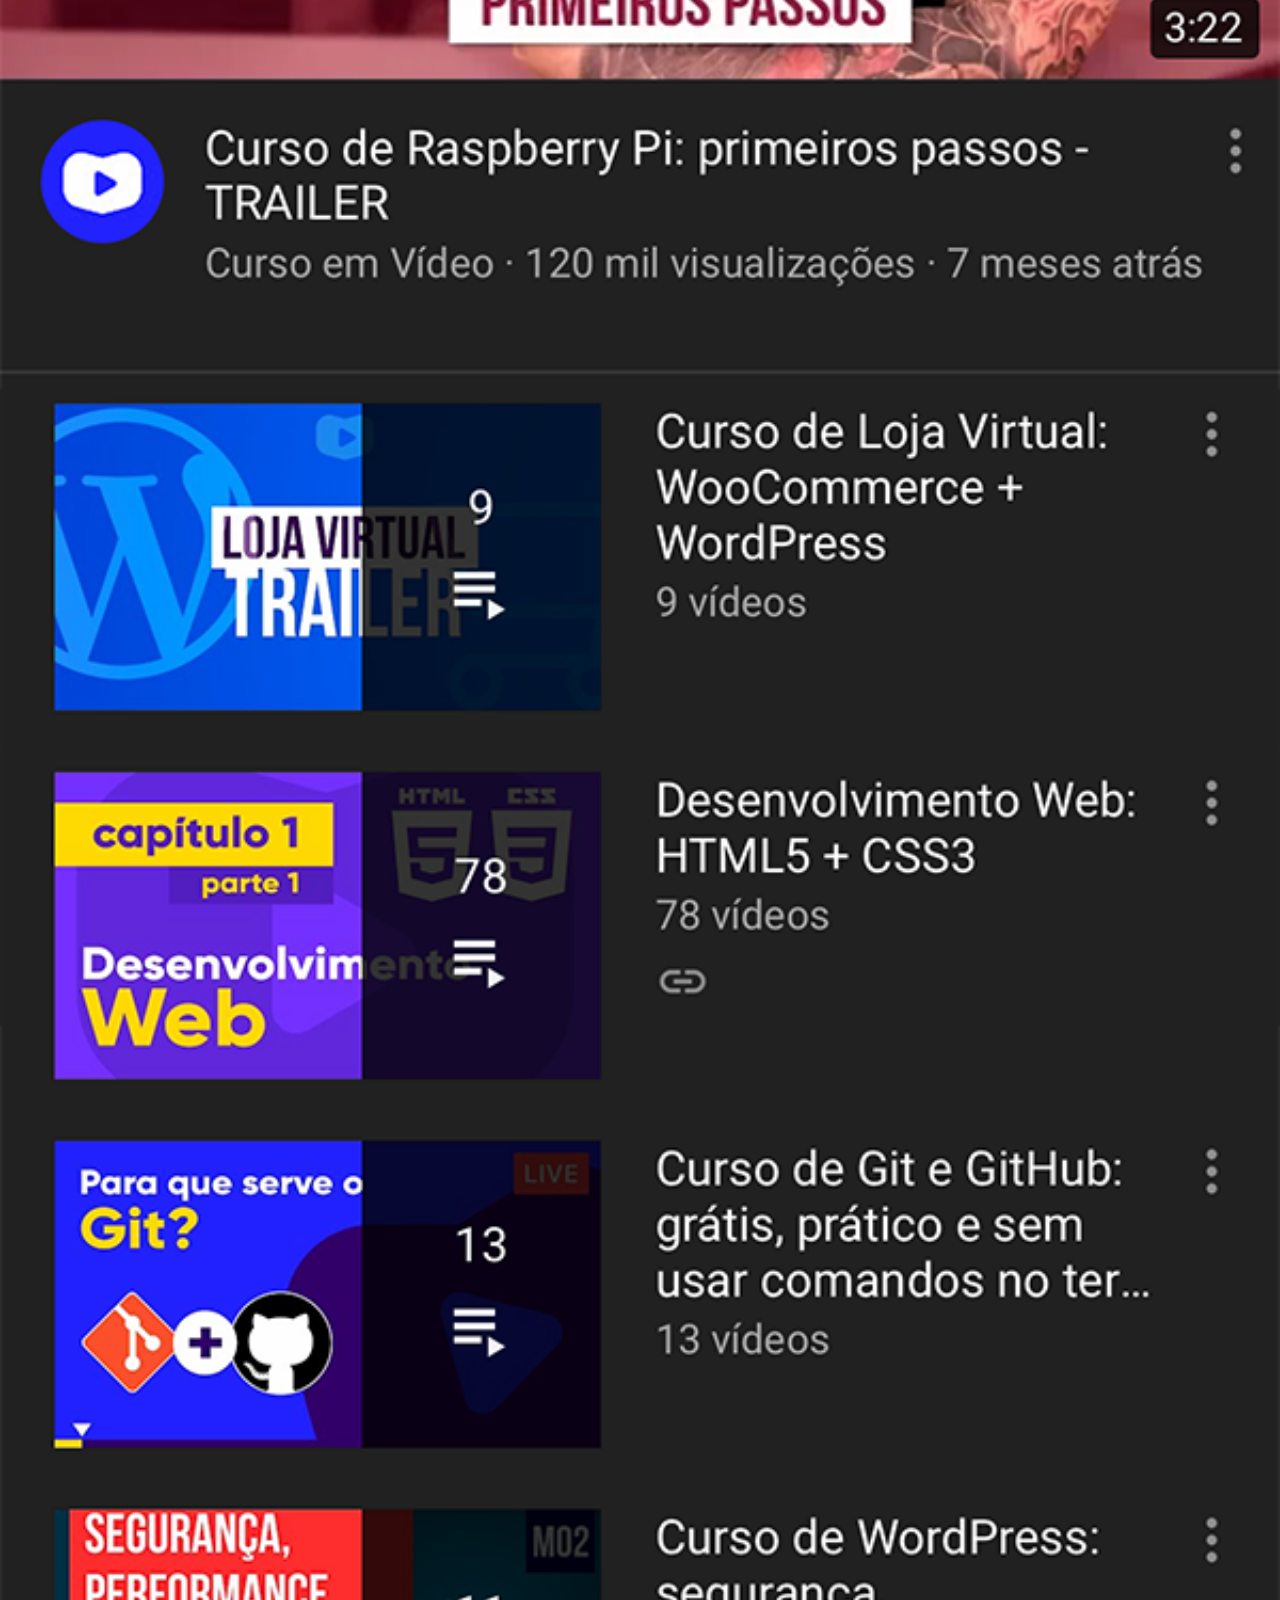
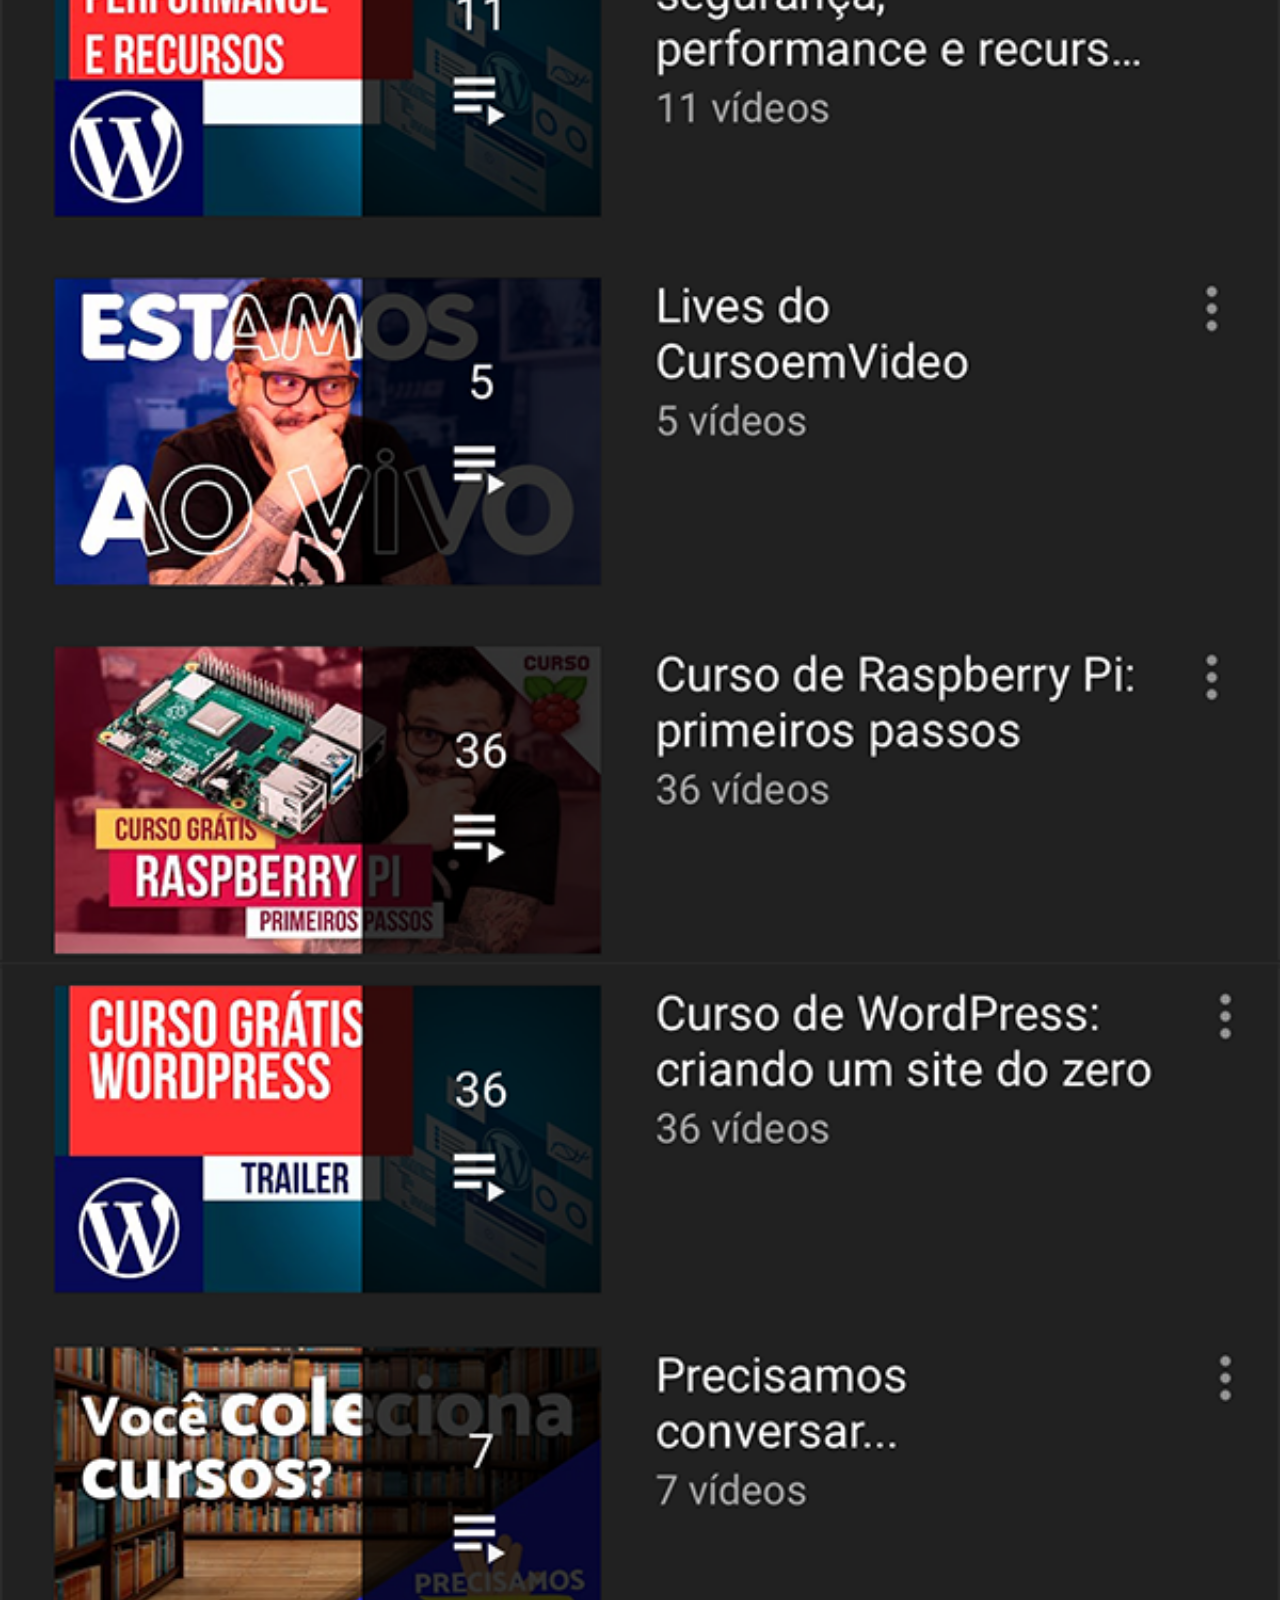
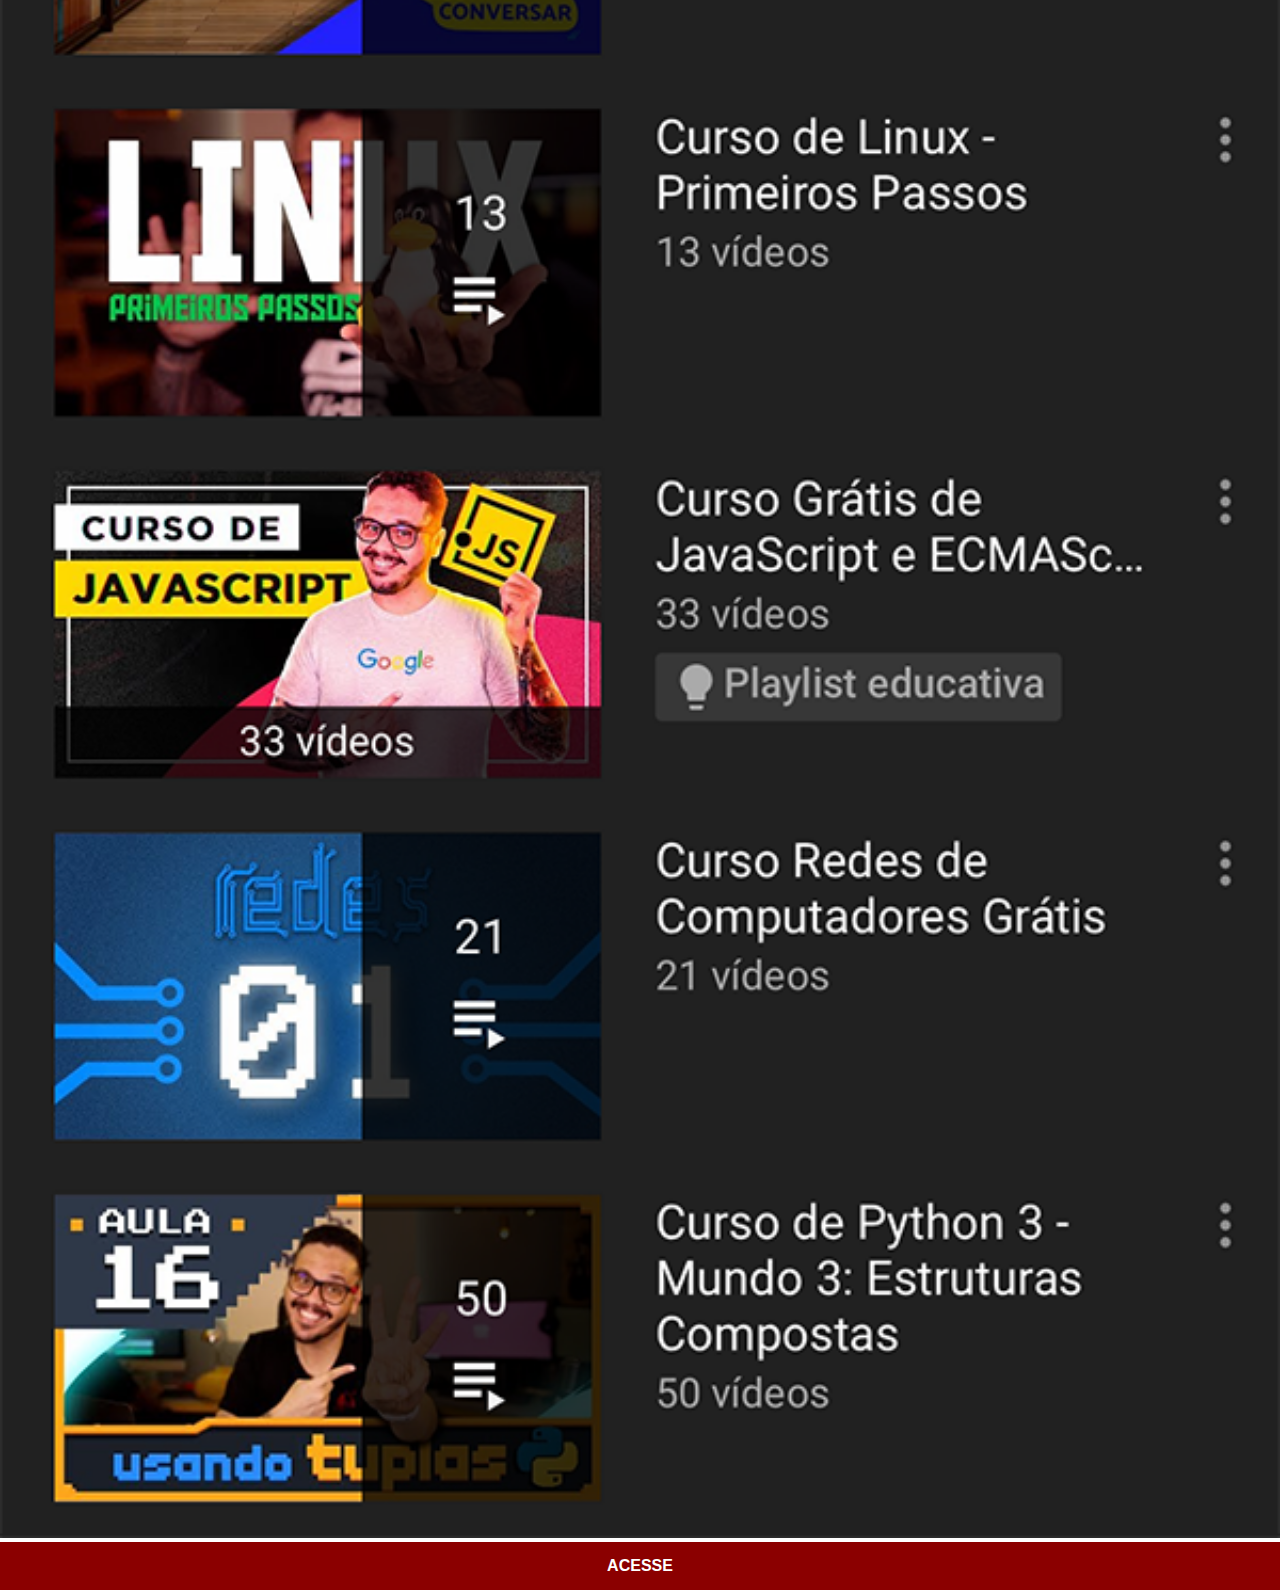
<file: youtube.html>
<!DOCTYPE html>
<html lang="pt-br">
<head>
    <meta charset="UTF-8">
    <meta http-equiv="X-UA-Compatible" content="IE=edge">
    <meta name="viewport" content="width=device-width, initial-scale=1.0">
    <link rel="stylesheet" href="estilos/social.css">
    <title>Youtube</title>
    
</head>
<body>
    <img src="imagens/tela-youtube.png" alt="youtube">
    <a href="https://www.youtube.com/c/CursoemV%C3%ADdeo" target="_blank">ACESSE</a>
    
</body>
</html>
</file>
<file: estilos/style.css>
@charset 'UTF-8';

* {
    padding: 0px;
    margin: 0px;
    font-family: Arial, Helvetica, sans-serif;
}

html, body {
    height: 100vh;
    width: 100vw;
    background-color: black
}

body {
    background: url(../imagens/fundo-madeira.jpg) no-repeat top center;
    background-size: cover;
    background-attachment: fixed;
}

main {
    height: 100vh;
    position: relative;
    
}

section#telefone {
    position: absolute;
    top: 50%;
    left: 50%;
    transform: translate(-50%, -50%);
    height: 627px;
    width: 311px;
    background: url(../imagens/frame-iphone.png) no-repeat;
    }

    iframe#tela {
        position: relative;
        top: 80px;
        left: 23px;
        width: 267px;
        height: 471px;
    }

    section#redes-sociais {

        text-align: right;
    }
    section#redes-sociais img {
        width: 50px;
        margin: 10px;
        border-radius: 50%;
        box-shadow: 2px 2px 5px rgba(0, 0, 0, 0.404);
        box-sizing: border-box;

    }

    section#redes-sociais img:hover {
        border: 2px solid rgba(255, 255, 255, 0.692);
        transform: translate(-2px, -2px);
        box-shadow: 5px 5px 10px rgba(0, 0, 0, 0.5);
        transition: transform 0.1s, border 0.2s;
       

    }
</file>
<file: estilos/social.css>
@charset 'UTF-8';

*{
    margin: 0px;
    padding: 0px;
    font-family: Arial, Helvetica, sans-serif;
}

::-webkit-scrollbar {
    width: 0px;
    height: 0px;
}

img {
    width: 100vw;

}

a {

    display: block;
    background-color: darkred;
    padding: 15px;
    text-align: center;
    font-weight: bold;
    text-decoration: none;
    color: white;
}

a:hover {
    background-color: red;
}
</file>
